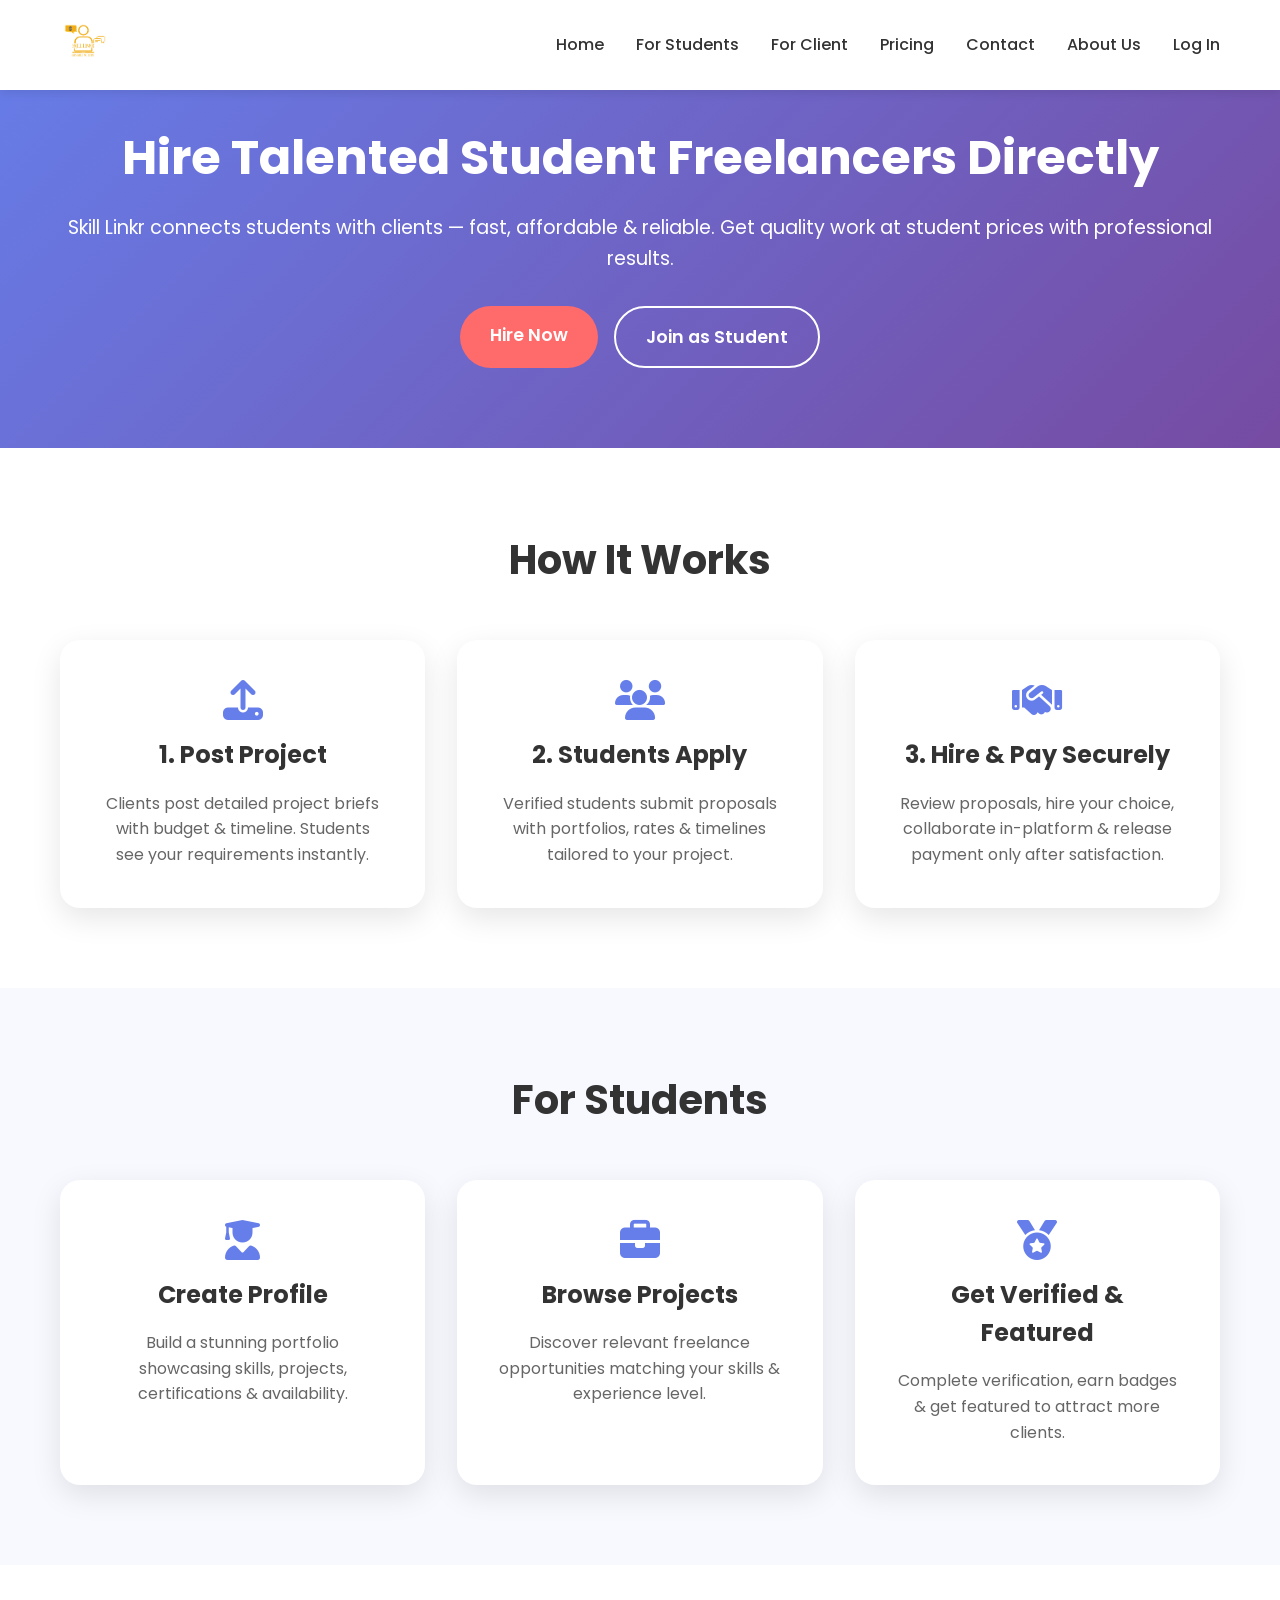
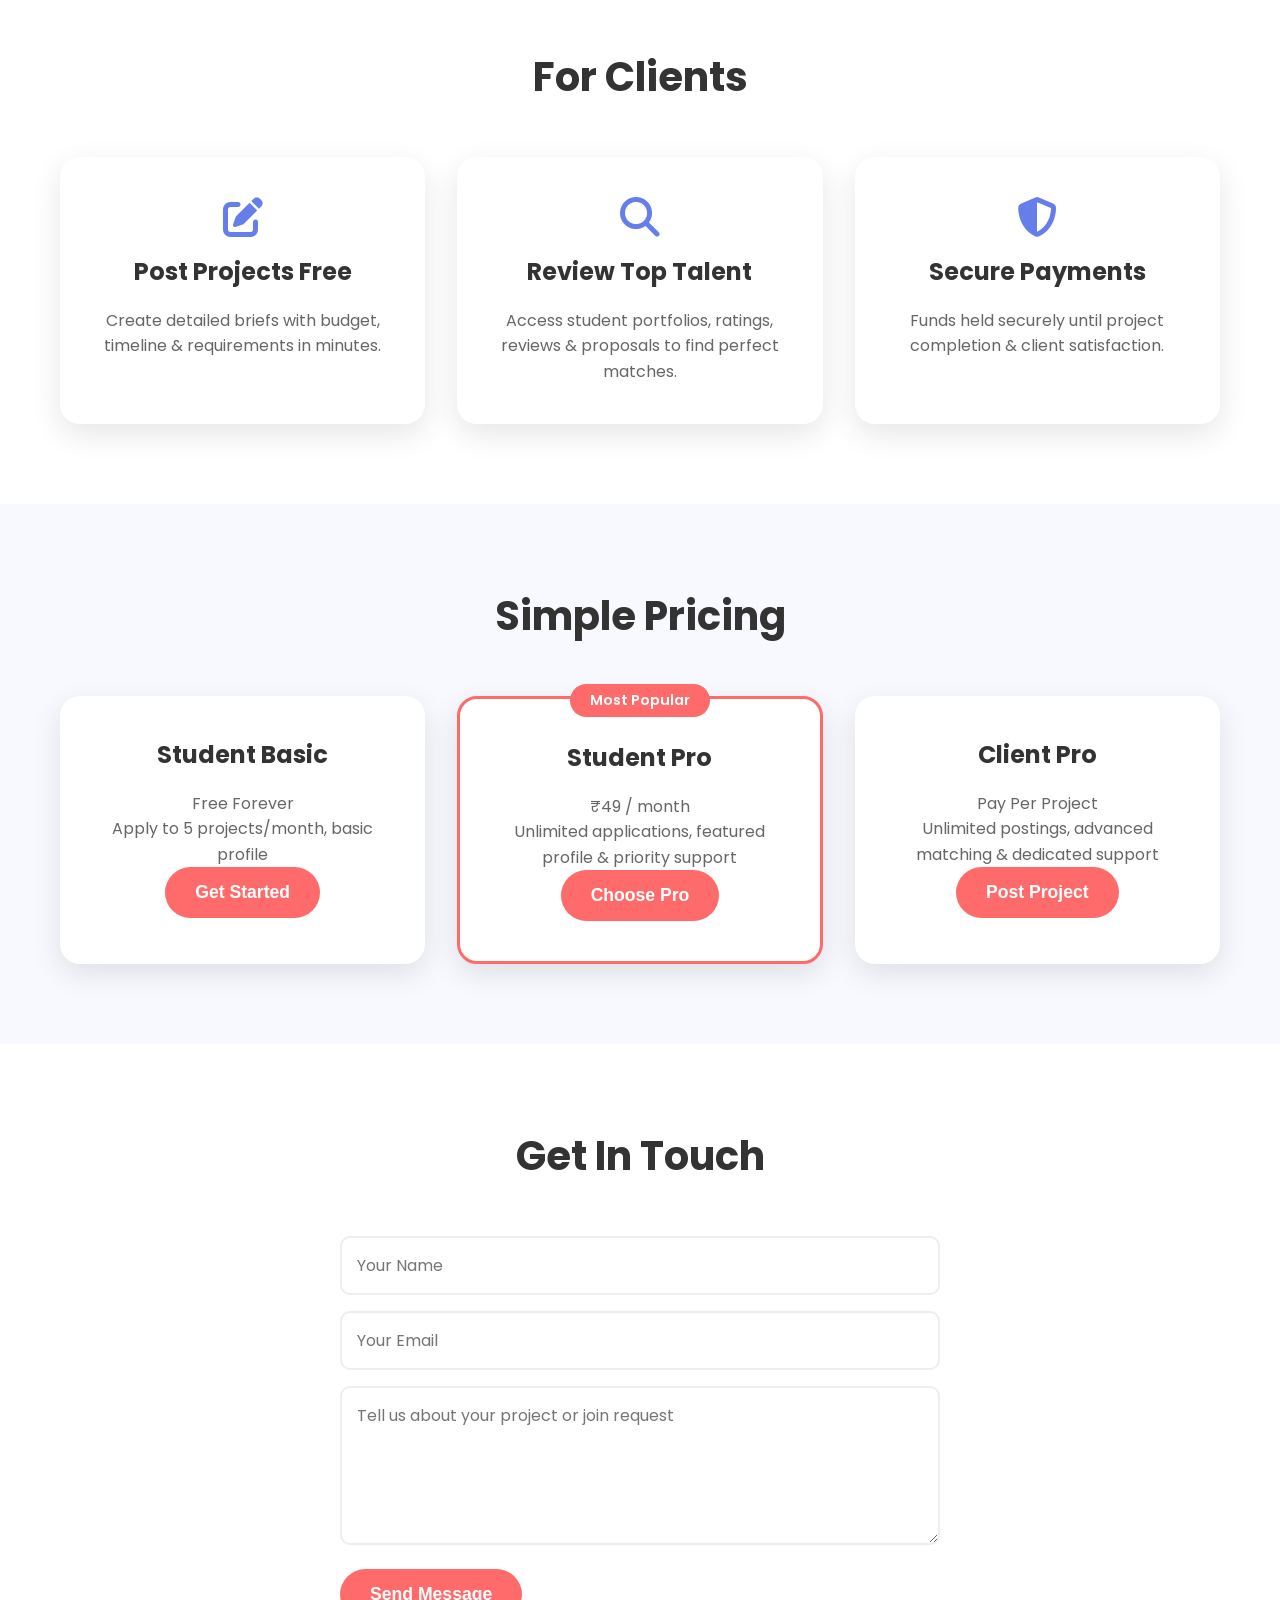
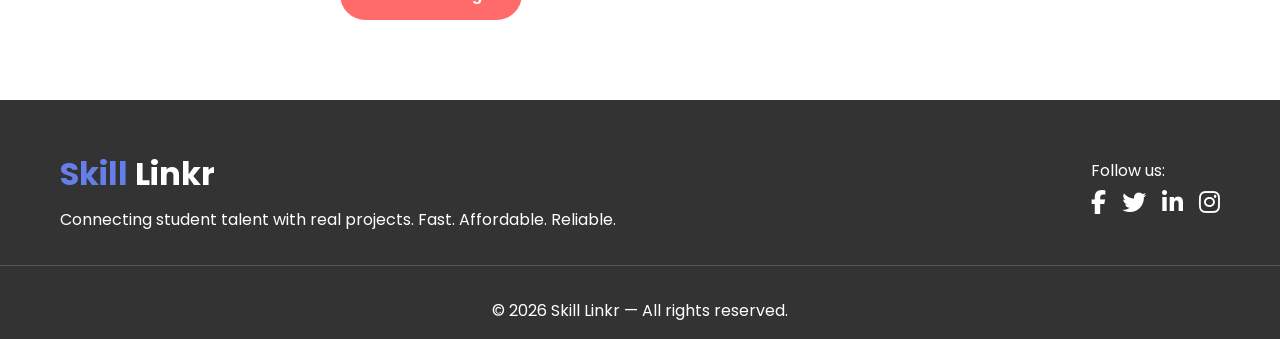
<file: index.html>
<!DOCTYPE html>
<html lang="en">
<head>
  <meta charset="UTF-8">
  <meta name="viewport" content="width=device-width, initial-scale=1.0">
  <title>Skill Linkr - Student Freelancer Platform</title>
  <meta name="description" content="Skill Linkr connects student freelancers directly with clients — fast, affordable and reliable.">
  <link href="https://fonts.googleapis.com/css2?family=Poppins:wght@400;500;600;700&display=swap" rel="stylesheet">
  <link rel="stylesheet" href="https://cdnjs.cloudflare.com/ajax/libs/font-awesome/6.4.0/css/all.min.css">
  <link rel="stylesheet" href="styles.css">
</head>
<body>
  <header>
    <div class="container">
      <div class="logo">
        <img src="_Skill Linkr Personal Logo (1).png" alt="Skill Linkr Logo">
      </div>
      <div class="menu-toggle"><i class="fas fa-bars"></i></div>
      <nav>
        <ul id="nav-menu">
          <li><a href="index.html">Home</a></li>
          <li><a href="for-students.html">For Students</a></li>
          <li><a href="for-client.html">For Client</a></li>
          <li><a href="pricing.html">Pricing</a></li>
          <li><a href="contact.html">Contact</a></li>
          <li><a href="about.html">About Us</a></li>
          <li><a href="login.html">Log In</a></li>
        </ul>
      </nav>
    </div>
  </header>

  <!-- Hero Section -->
  <section id="home" class="hero">
    <div class="container">
      <h2>Hire Talented Student Freelancers Directly</h2>
      <p>Skill Linkr connects students with clients — fast, affordable & reliable. Get quality work at student prices with professional results.</p>
      <div class="hero-buttons">
        <a href="#clients" class="btn-primary">Hire Now</a>
        <a href="#students" class="btn-secondary">Join as Student</a>
      </div>
    </div>
  </section>

  <!-- How It Works Section -->
  <section id="how">
    <div class="container">
      <h3>How It Works</h3>
      <div class="cards">
        <div class="card">
          <i class="fa fa-upload fa-2x"></i>
          <h4>1. Post Project</h4>
          <p>Clients post detailed project briefs with budget & timeline. Students see your requirements instantly.</p>
        </div>
        <div class="card">
          <i class="fa fa-users fa-2x"></i>
          <h4>2. Students Apply</h4>
          <p>Verified students submit proposals with portfolios, rates & timelines tailored to your project.</p>
        </div>
        <div class="card">
          <i class="fa fa-handshake fa-2x"></i>
          <h4>3. Hire & Pay Securely</h4>
          <p>Review proposals, hire your choice, collaborate in-platform & release payment only after satisfaction.</p>
        </div>
      </div>
    </div>
  </section>

  <!-- Students Section -->
  <section id="students" class="alt-bg">
    <div class="container">
      <h3>For Students</h3>
      <div class="cards">
        <div class="card">
          <i class="fa fa-user-graduate fa-2x"></i>
          <h4>Create Profile</h4>
          <p>Build a stunning portfolio showcasing skills, projects, certifications & availability.</p>
        </div>
        <div class="card">
          <i class="fa fa-briefcase fa-2x"></i>
          <h4>Browse Projects</h4>
          <p>Discover relevant freelance opportunities matching your skills & experience level.</p>
        </div>
        <div class="card">
          <i class="fa fa-medal fa-2x"></i>
          <h4>Get Verified & Featured</h4>
          <p>Complete verification, earn badges & get featured to attract more clients.</p>
        </div>
      </div>
    </div>
  </section>

  <!-- Clients Section -->
  <section id="clients">
    <div class="container">
      <h3>For Clients</h3>
      <div class="cards">
        <div class="card">
          <i class="fa fa-edit fa-2x"></i>
          <h4>Post Projects Free</h4>
          <p>Create detailed briefs with budget, timeline & requirements in minutes.</p>
        </div>
        <div class="card">
          <i class="fa fa-search fa-2x"></i>
          <h4>Review Top Talent</h4>
          <p>Access student portfolios, ratings, reviews & proposals to find perfect matches.</p>
        </div>
        <div class="card">
          <i class="fa fa-shield-alt fa-2x"></i>
          <h4>Secure Payments</h4>
          <p>Funds held securely until project completion & client satisfaction.</p>
        </div>
      </div>
    </div>
  </section>  

  <!-- Pricing Section -->
  <section id="pricing" class="alt-bg">
    <div class="container">
      <h3>Simple Pricing</h3>
      <div class="cards">
        <div class="card">
          <h4>Student Basic</h4>
          <p>Free Forever</p>
          <p>Apply to 5 projects/month, basic profile</p>
          <button class="btn-primary">Get Started</button>
        </div>
        <div class="card popular">
          <h4>Student Pro</h4>
          <p>₹49 / month</p>
          <p>Unlimited applications, featured profile & priority support</p>
          <button class="btn-primary">Choose Pro</button>
        </div>
        <div class="card">
          <h4>Client Pro</h4>
          <p>Pay Per Project</p>
          <p>Unlimited postings, advanced matching & dedicated support</p>
          <button class="btn-primary">Post Project</button>
        </div>
      </div>
    </div>
  </section>

  <!-- Contact Section -->
  <section id="contact">
    <div class="container">
      <h3>Get In Touch</h3>
      <form id="contactForm">
        <input type="text" placeholder="Your Name" required>
        <input type="email" placeholder="Your Email" required>
        <textarea placeholder="Tell us about your project or join request" rows="5" required></textarea>
        <button type="submit" class="btn-primary">Send Message</button>
      </form>
    </div>
  </section>

  <!-- Footer -->
  <footer>
    <div class="container footer-container">
      <div class="footer-left">
        <h4><span>Skill</span> Linkr</h4>
        <p>Connecting student talent with real projects. Fast. Affordable. Reliable.</p>
      </div>
      <div class="footer-right">
        <p>Follow us:</p>
        <div class="social-icons">
          <a href="#"><i class="fab fa-facebook-f"></i></a>
          <a href="#"><i class="fab fa-twitter"></i></a>
          <a href="#"><i class="fab fa-linkedin-in"></i></a>
          <a href="https://www.instagram.com/radheyvallabh8/" target="_blank">
            <i class="fab fa-instagram"></i>
          </a>
        </div>
      </div>
    </div>
    <div class="footer-bottom">
      <p>© 2026 Skill Linkr — All rights reserved.</p>
    </div>
  </footer>

  <script src="script1.js"></script>
</body>
</html>
</file>
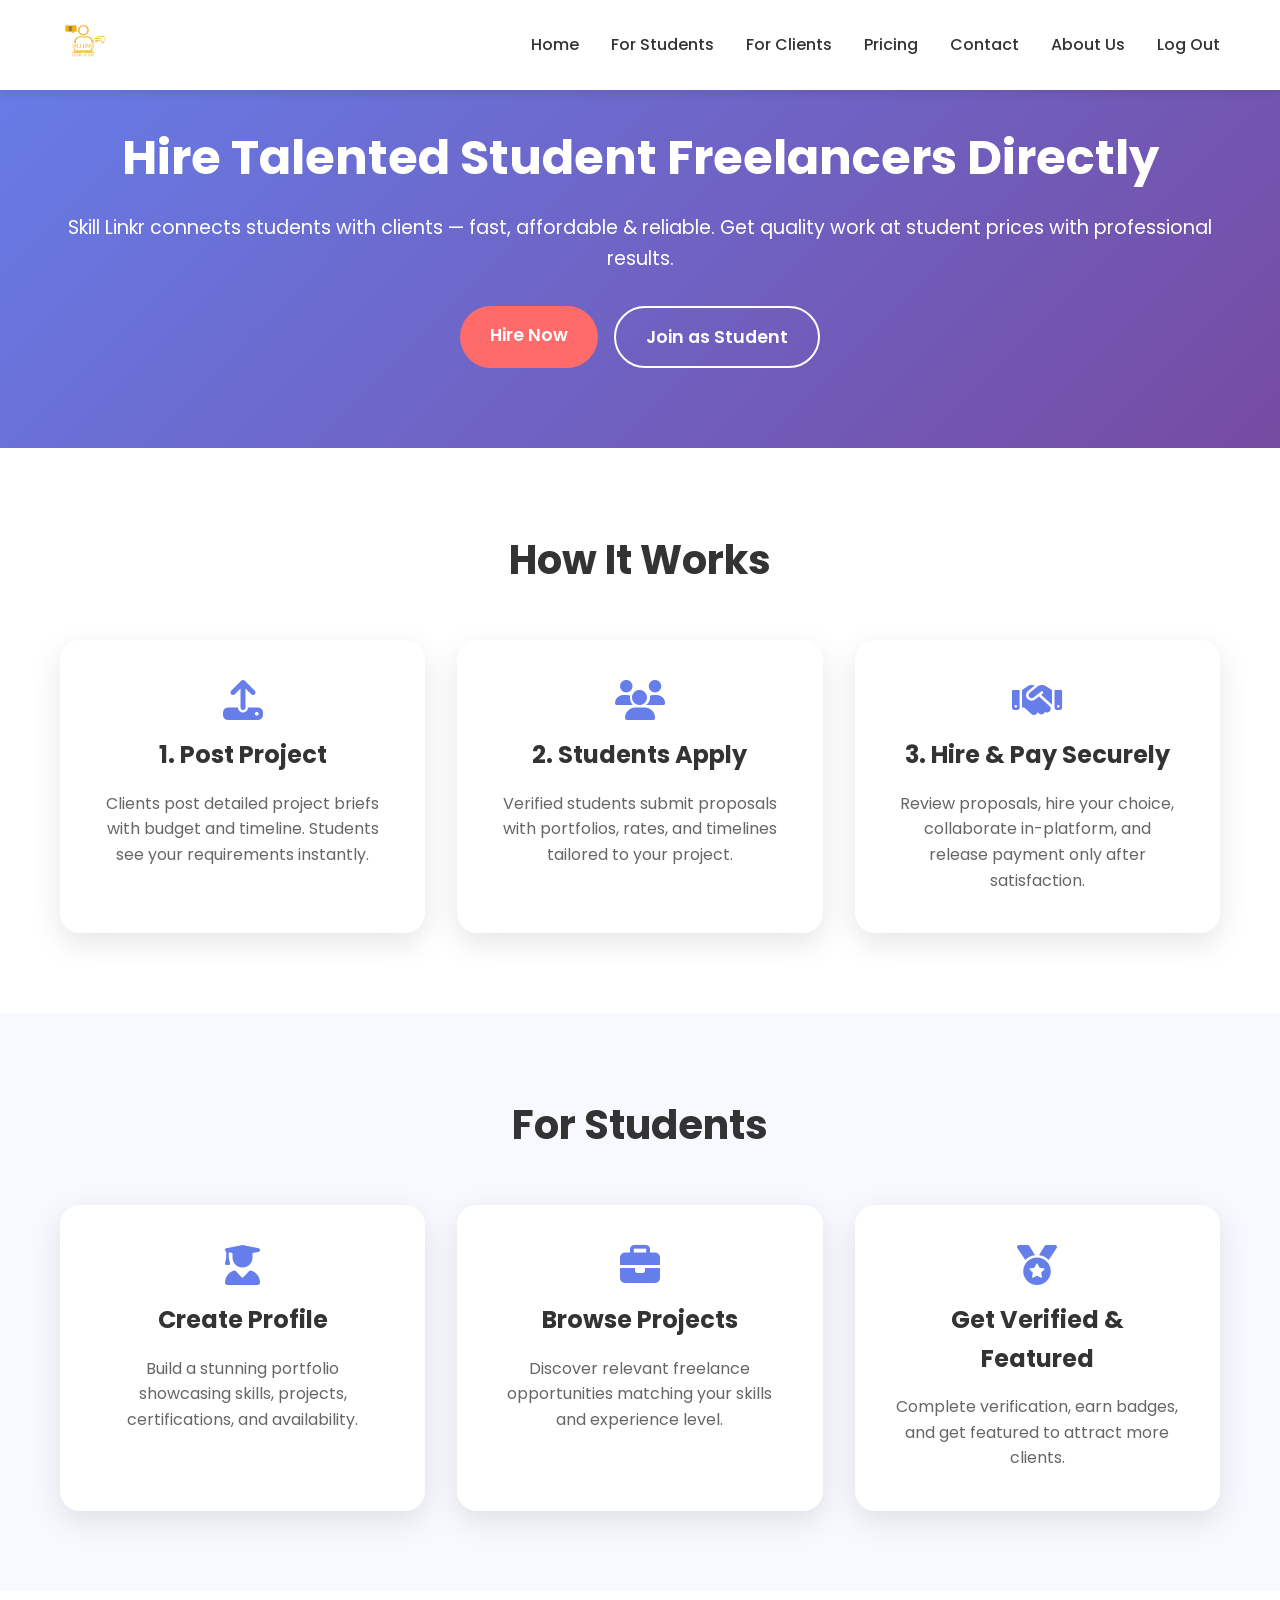
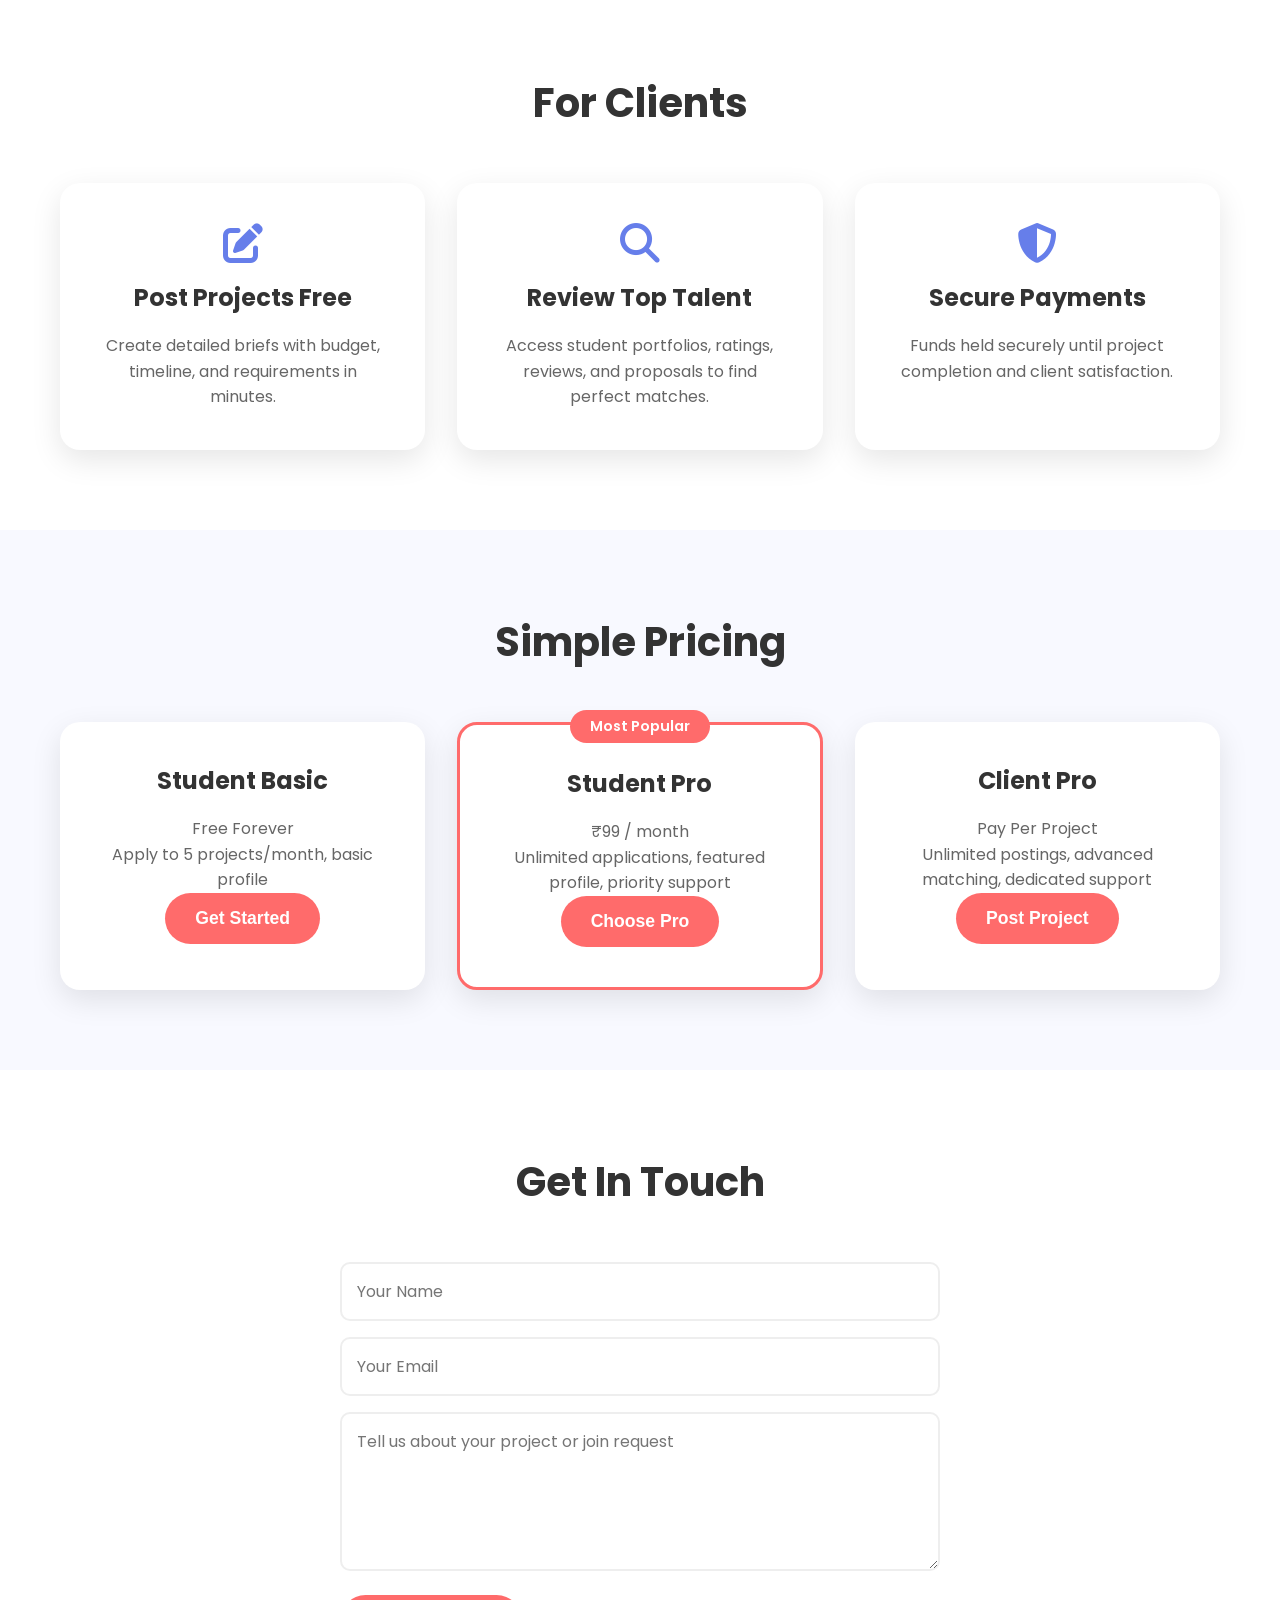
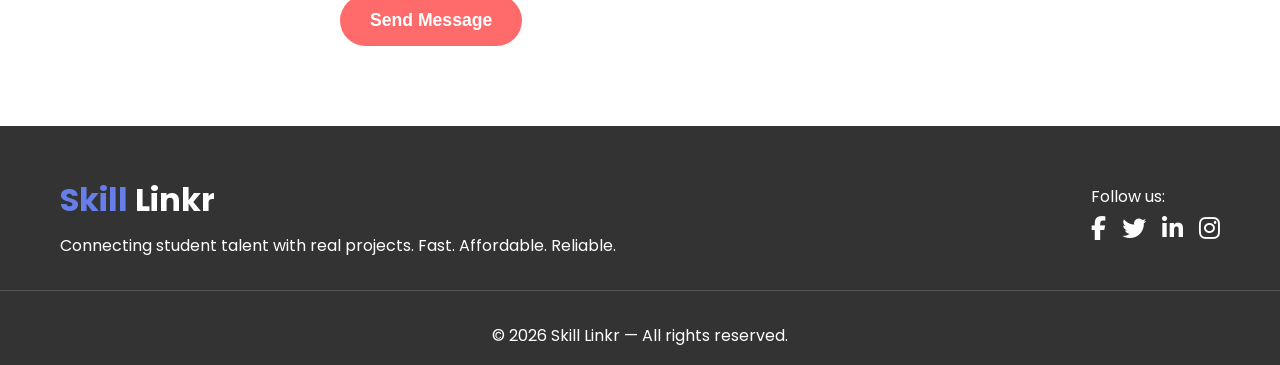
<file: dashboard.html>
<!DOCTYPE html>
<html lang="en">
<head>
  <meta charset="UTF-8">
  <meta name="viewport" content="width=device-width, initial-scale=1.0">
  <title>Skill Linkr - Student Freelancer Platform</title>
  <meta name="description" content="Skill Linkr connects student freelancers directly with clients — fast, affordable, and reliable.">
  <link href="https://fonts.googleapis.com/css2?family=Poppins:wght@400;500;600;700&display=swap" rel="stylesheet">
  <link rel="stylesheet" href="https://cdnjs.cloudflare.com/ajax/libs/font-awesome/6.4.0/css/all.min.css">
  <link rel="stylesheet" href="styles.css">
</head>
<body>
  <header>
    <div class="container">
      <div class="logo">
        <img src="_Skill Linkr Personal Logo (1).png" alt="Skill Linkr Logo">
      </div>
      <div class="menu-toggle"><i class="fas fa-bars"></i></div>
      <nav>
        <ul id="nav-menu">
          <li><a href="dashboard.html">Home</a></li>
          <li><a href="for-students.html">For Students</a></li>
          <li><a href="for-client.html">For Clients</a></li>
          <li><a href="pricing.html">Pricing</a></li>
          <li><a href="contact.html">Contact</a></li>
          <li><a href="about.html">About Us</a></li>
          <li><a href="index.html">Log Out</a></li>
        </ul>
      </nav>
    </div>
  </header>

  <!-- Hero Section -->
  <section id="home" class="hero">
    <div class="container">
      <h2>Hire Talented Student Freelancers Directly</h2>
      <p>Skill Linkr connects students with clients — fast, affordable & reliable. Get quality work at student prices with professional results.</p>
      <div class="hero-buttons">
        <a href="#clients" class="btn-primary">Hire Now</a>
        <a href="#students" class="btn-secondary">Join as Student</a>
      </div>
    </div>
  </section>

  <!-- How It Works Section -->
  <section id="how">
    <div class="container">
      <h3>How It Works</h3>
      <div class="cards">
        <div class="card">
          <i class="fa fa-upload fa-2x"></i>
          <h4>1. Post Project</h4>
          <p>Clients post detailed project briefs with budget and timeline. Students see your requirements instantly.</p>
        </div>
        <div class="card">
          <i class="fa fa-users fa-2x"></i>
          <h4>2. Students Apply</h4>
          <p>Verified students submit proposals with portfolios, rates, and timelines tailored to your project.</p>
        </div>
        <div class="card">
          <i class="fa fa-handshake fa-2x"></i>
          <h4>3. Hire & Pay Securely</h4>
          <p>Review proposals, hire your choice, collaborate in-platform, and release payment only after satisfaction.</p>
        </div>
      </div>
    </div>
  </section>

  <!-- Students Section -->
  <section id="students" class="alt-bg">
    <div class="container">
      <h3>For Students</h3>
      <div class="cards">
        <div class="card">
          <i class="fa fa-user-graduate fa-2x"></i>
          <h4>Create Profile</h4>
          <p>Build a stunning portfolio showcasing skills, projects, certifications, and availability.</p>
        </div>
        <div class="card">
          <i class="fa fa-briefcase fa-2x"></i>
          <h4>Browse Projects</h4>
          <p>Discover relevant freelance opportunities matching your skills and experience level.</p>
        </div>
        <div class="card">
          <i class="fa fa-medal fa-2x"></i>
          <h4>Get Verified & Featured</h4>
          <p>Complete verification, earn badges, and get featured to attract more clients.</p>
        </div>
      </div>
    </div>
  </section>

  <!-- Clients Section -->
  <section id="clients">
    <div class="container">
      <h3>For Clients</h3>
      <div class="cards">
        <div class="card">
          <i class="fa fa-edit fa-2x"></i>
          <h4>Post Projects Free</h4>
          <p>Create detailed briefs with budget, timeline, and requirements in minutes.</p>
        </div>
        <div class="card">
          <i class="fa fa-search fa-2x"></i>
          <h4>Review Top Talent</h4>
          <p>Access student portfolios, ratings, reviews, and proposals to find perfect matches.</p>
        </div>
        <div class="card">
          <i class="fa fa-shield-alt fa-2x"></i>
          <h4>Secure Payments</h4>
          <p>Funds held securely until project completion and client satisfaction.</p>
        </div>
      </div>
    </div>
  </section>  

  <!-- Pricing Section -->
  <section id="pricing" class="alt-bg">
    <div class="container">
      <h3>Simple Pricing</h3>
      <div class="cards">
        <div class="card">
          <h4>Student Basic</h4>
          <p>Free Forever</p>
          <p>Apply to 5 projects/month, basic profile</p>
          <button class="btn-primary">Get Started</button>
        </div>
        <div class="card popular">
          <h4>Student Pro</h4>
          <p>₹99 / month</p>
          <p>Unlimited applications, featured profile, priority support</p>
          <button class="btn-primary">Choose Pro</button>
        </div>
        <div class="card">
          <h4>Client Pro</h4>
          <p>Pay Per Project</p>
          <p>Unlimited postings, advanced matching, dedicated support</p>
          <button class="btn-primary">Post Project</button>
        </div>
      </div>
    </div>
  </section>

  <!-- Contact Section -->
  <section id="contact">
    <div class="container">
      <h3>Get In Touch</h3>
      <form id="contactForm">
        <input type="text" placeholder="Your Name" required>
        <input type="email" placeholder="Your Email" required>
        <textarea placeholder="Tell us about your project or join request" rows="5" required></textarea>
        <button type="submit" class="btn-primary">Send Message</button>
      </form>
    </div>
  </section>

  <!-- Footer -->
  <footer>
    <div class="container footer-container">
      <div class="footer-left">
        <h4><span>Skill</span> Linkr</h4>
        <p>Connecting student talent with real projects. Fast. Affordable. Reliable.</p>
      </div>
      <div class="footer-right">
        <p>Follow us:</p>
        <div class="social-icons">
          <a href="#"><i class="fab fa-facebook-f"></i></a>
          <a href="#"><i class="fab fa-twitter"></i></a>
          <a href="#"><i class="fab fa-linkedin-in"></i></a>
          <a href="https://www.instagram.com/radheyvallabh8/" target="_blank">
            <i class="fab fa-instagram"></i>
          </a>
        </div>
      </div>
    </div>
    <div class="footer-bottom">
      <p>© 2026 Skill Linkr — All rights reserved.</p>
    </div>
  </footer>

  <script src="script1.js"></script>
</body>
</html>
</file>
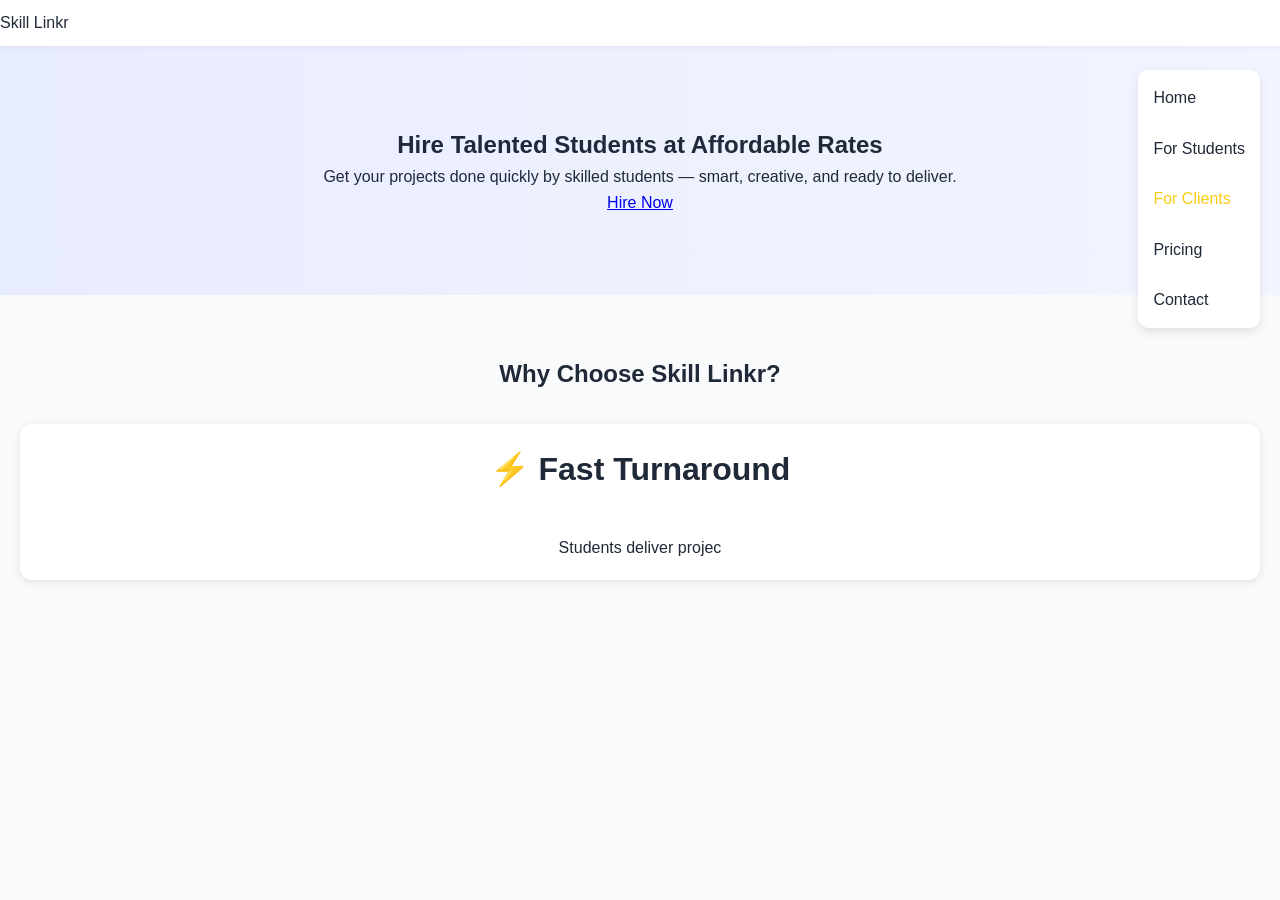
<file: for-clients.html>
<!DOCTYPE html>
<html lang="en">
<head>
  <meta charset="UTF-8" />
  <meta name="viewport" content="width=device-width, initial-scale=1.0" />
  <title>For Clients | Skill Linkr</title>
  <link rel="stylesheet" href="style.css" />
</head>
<body>
  <!-- Navbar (same as other pages) -->
  <header>
    <nav class="navbar">
      <div class="logo"><span class="blue">Skill</span> Linkr</div>
      <ul class="nav-links">
        <li><a href="index.html">Home</a></li>
        <li><a href="for-students.html">For Students</a></li>
        <li><a href="for-clients.html" class="active">For Clients</a></li>
        <li><a href="pricing.html">Pricing</a></li>
        <li><a href="contact.html">Contact</a></li>
      </ul>
    </nav>
  </header>

  <!-- Hero Section -->
  <section class="hero-clients">
    <h1>Hire Talented Students at Affordable Rates</h1>
    <p>Get your projects done quickly by skilled students — smart, creative, and ready to deliver.</p>
    <a href="contact.html" class="btn">Hire Now</a>
  </section>

  <!-- Why Choose Section -->
  <section class="why-clients">
    <h2>Why Choose Skill Linkr?</h2>
    <div class="benefit-grid">
      <div class="card">
        <h3>⚡ Fast Turnaround</h3>
        <p>Students deliver projec
</file>
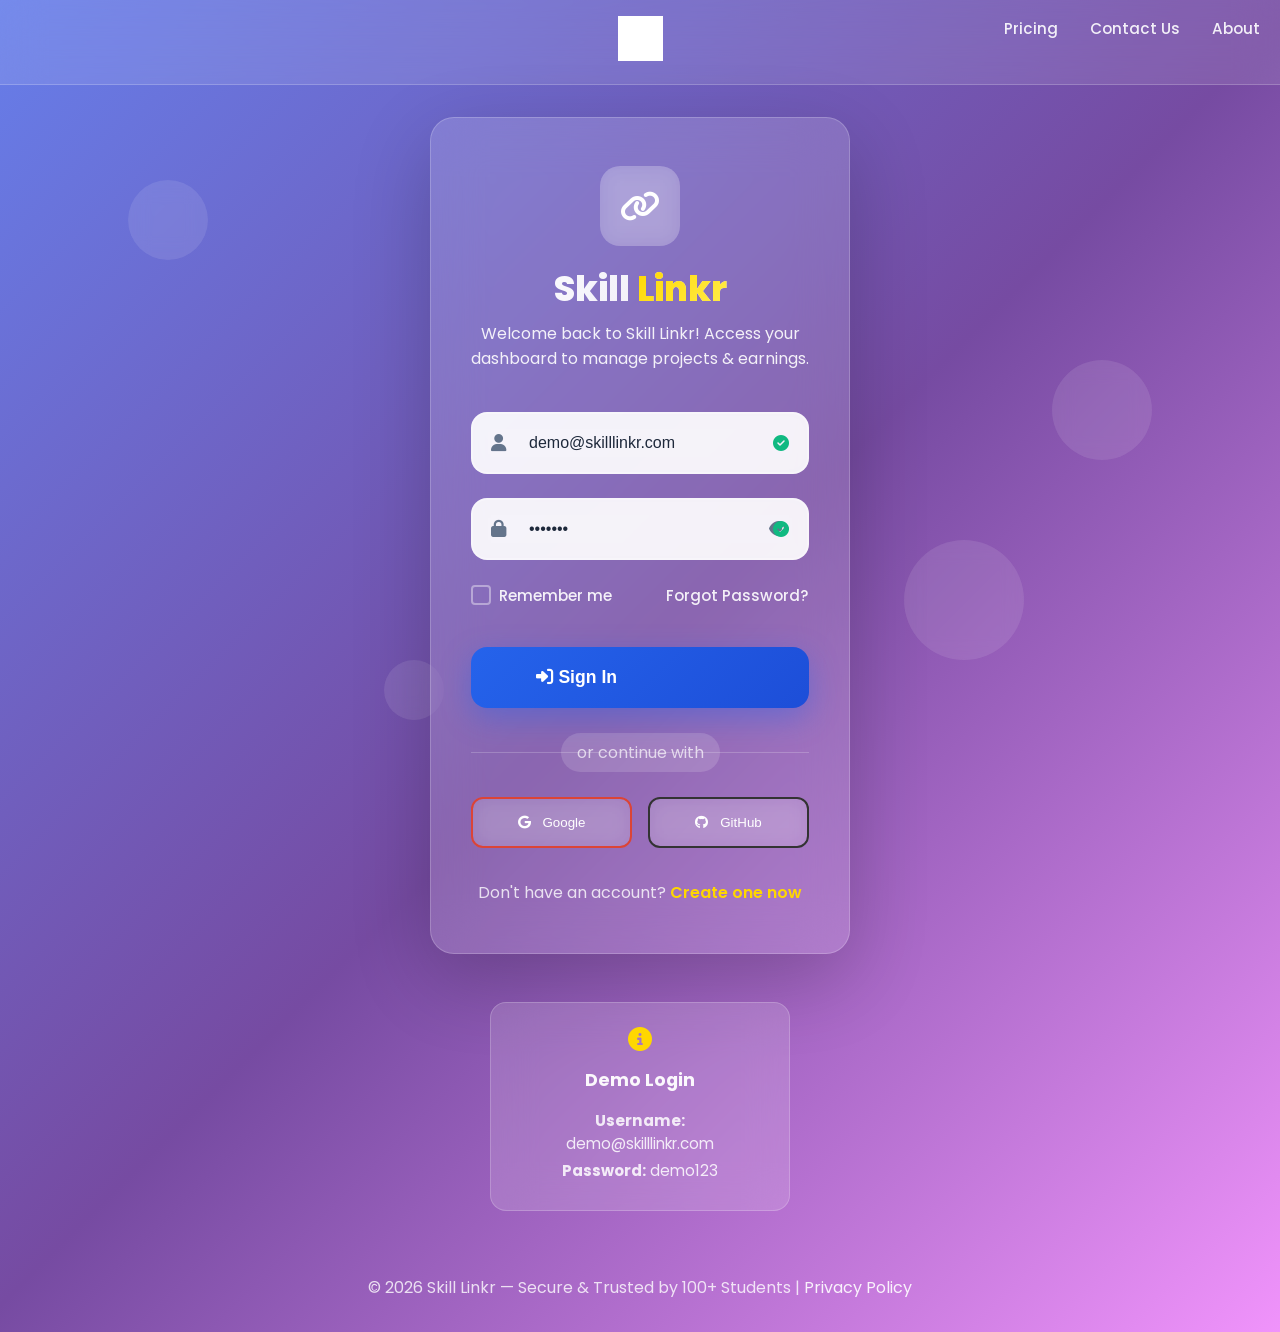
<file: login.html>
<!DOCTYPE html>
<html lang="en">
<head>
    <meta charset="UTF-8">
    <meta name="viewport" content="width=device-width, initial-scale=1.0">
    <title>Login | Skill Linkr - Student Freelance Platform</title>
    <meta name="description" content="Secure login to Skill Linkr. Access student freelance opportunities & client projects.">
    <link href="https://fonts.googleapis.com/css2?family=Poppins:wght@300;400;500;600;700;800&display=swap" rel="stylesheet">
    <link rel="stylesheet" href="https://cdnjs.cloudflare.com/ajax/libs/font-awesome/6.4.0/css/all.min.css">
    <link rel="stylesheet" href="login-style.css">
</head>
<body class="login-body">
  <!-- Background Animation -->
  <div class="background-animation">
    <div class="floating-shapes">
      <div class="shape shape-1"></div>
      <div class="shape shape-2"></div>
      <div class="shape shape-3"></div>
      <div class="shape shape-4"></div>
    </div>
  </div>

  <!-- Header -->
  <header class="header login-header">
    <div class="container">
      <div class="logo">
        <img src="_Skill Linkr Personal Logo (1).png" alt="Skill Linkr Logo">
      </div>
      <nav class="nav">
        <ul>
          <li><a href="pricings.html">Pricing</a></li>
          <li><a href="contactme.html">Contact Us</a></li>
          <li><a href="aboutus.html">About</a></li>
        </ul>
      </nav>
    </div>
  </header>

  <!-- Main Login Container -->
  <main class="login-main">
    <div class="login-container">
      <!-- Brand Section -->
      <div class="login-brand">
        <div class="brand-icon">
          <i class="fas fa-link"></i>
        </div>
        <h1>Skill <span>Linkr</span></h1>
        <p>Welcome back to Skill Linkr! Access your dashboard to manage projects & earnings.</p>
      </div>

      <!-- Login Form -->
      <form id="loginForm" class="login-form">
        <div class="form-group">
          <div class="input-wrapper">
            <i class="fas fa-user input-icon"></i>
            <input type="text" id="username" name="username" placeholder="Username or Email" required autocomplete="username">
            <i class="fas fa-check-circle input-success"></i>
          </div>
        </div>

        <div class="form-group">
          <div class="input-wrapper">
            <i class="fas fa-lock input-icon"></i>
            <input type="password" id="password" name="password" placeholder="Password" required autocomplete="current-password">
            <i class="fas fa-eye toggle-password"></i>
            <i class="fas fa-check-circle input-success"></i>
          </div>
        </div>

        <div class="form-options">
          <label class="remember-me">
            <input type="checkbox" id="remember">
            <span class="checkmark"></span>
            Remember me
          </label>
          <a href="#" class="forgot-password">Forgot Password?</a>
        </div>

        <button type="submit" class="login-btn">
          <span class="btn-text">
            <i class="fas fa-sign-in-alt"></i>
            Sign In
          </span>
          <span class="btn-loading">
            <i class="fas fa-spinner fa-spin"></i>
            Signing in...
          </span>
        </button>
      </form>

      <!-- Divider -->
      <div class="divider">
        <span>or continue with</span>
      </div>

      <!-- Social Login -->
      <div class="social-login">
        <button type="button" class="social-btn google">
          <i class="fab fa-google"></i>
          Google
        </button>
        <button type="button" class="social-btn github">
          <i class="fab fa-github"></i>
          GitHub
        </button>
      </div>

      <!-- Register Link -->
      <div class="register-link">
        <p>Don't have an account? <a href="register.html">Create one now</a></p>
      </div>
    </div>

    <!-- Demo Credentials -->
    <div class="demo-info">
      <div class="demo-card">
        <i class="fas fa-info-circle"></i>
        <h4>Demo Login</h4>
        <p><strong>Username:</strong> demo@skilllinkr.com</p>
        <p><strong>Password:</strong> demo123</p>
      </div>
    </div>
  </main>

  <!-- Footer -->
  <footer class="login-footer">
    <div class="container">
      <p>© 2026 Skill Linkr — Secure & Trusted by 100+ Students | <a href="privacy.html">Privacy Policy</a></p>
    </div>
  </footer>

  <script src="login-script.js"></script>
</body>
</html>
</file>
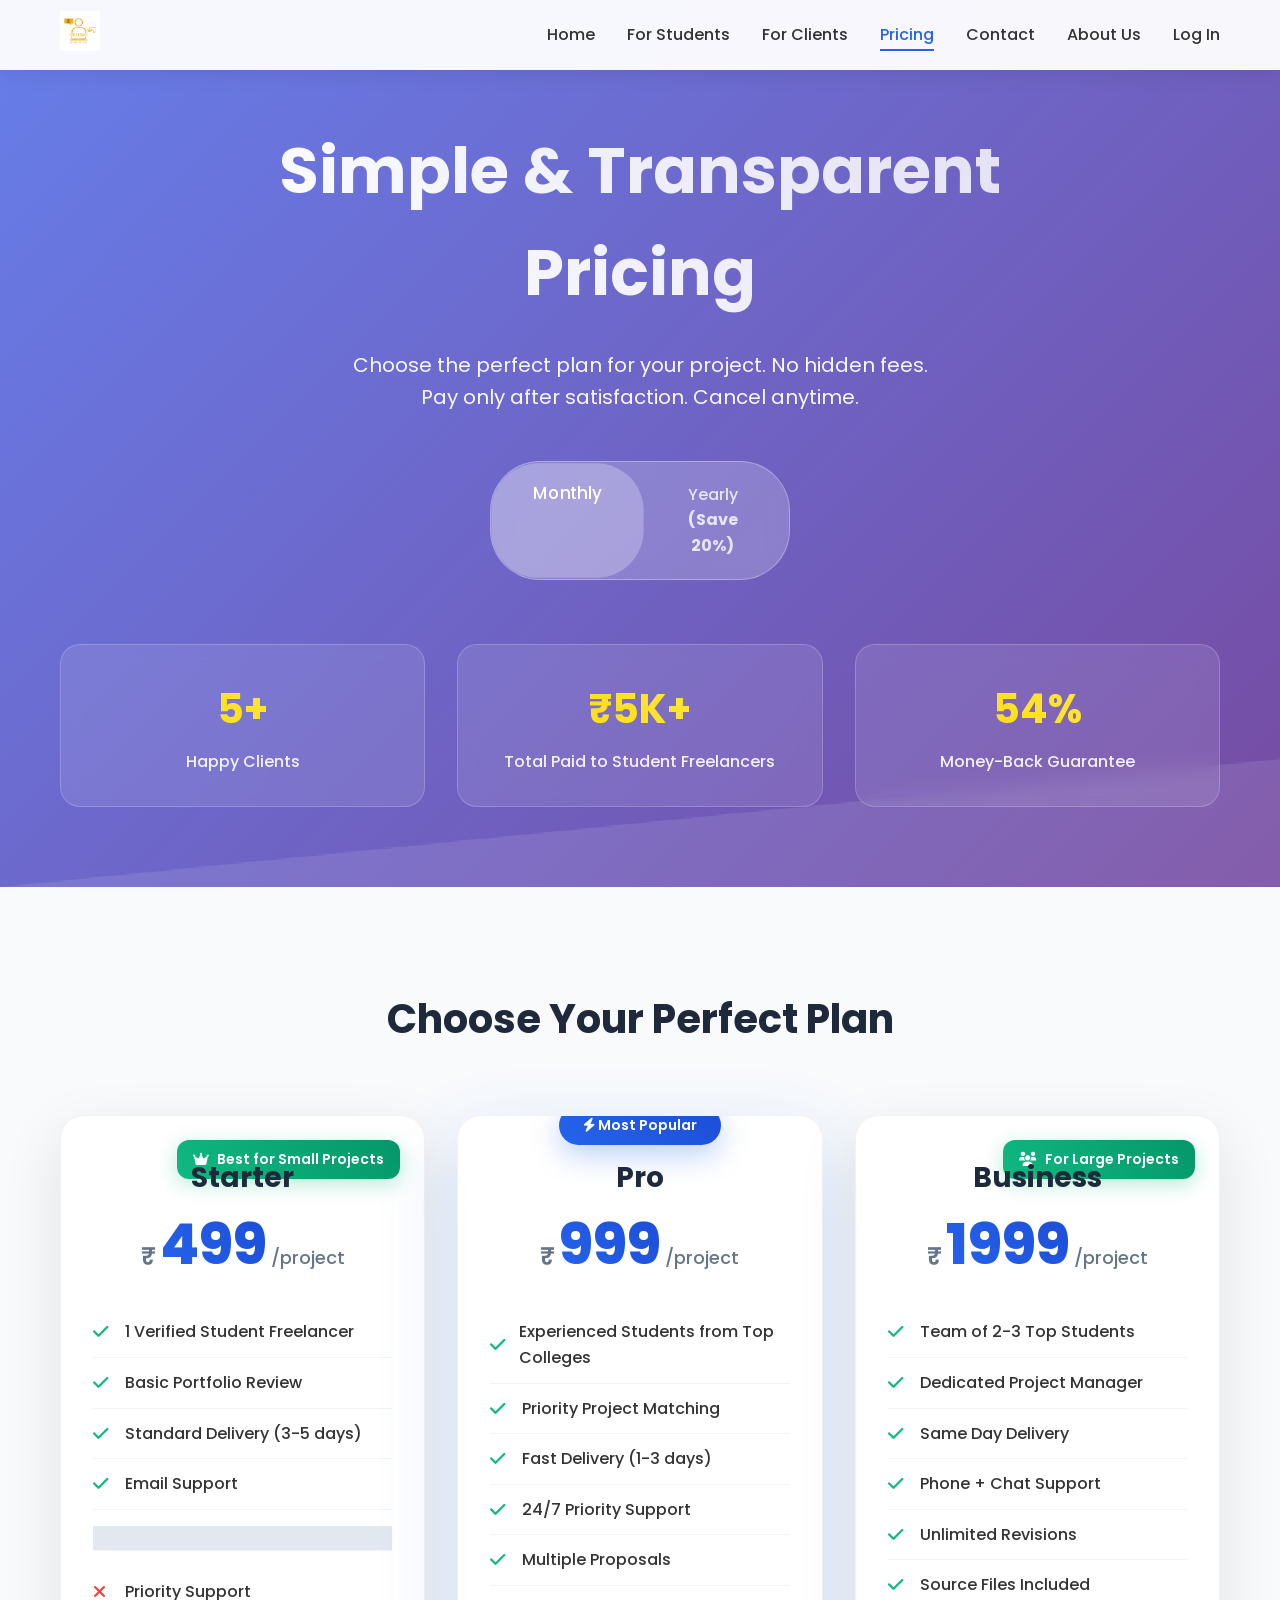
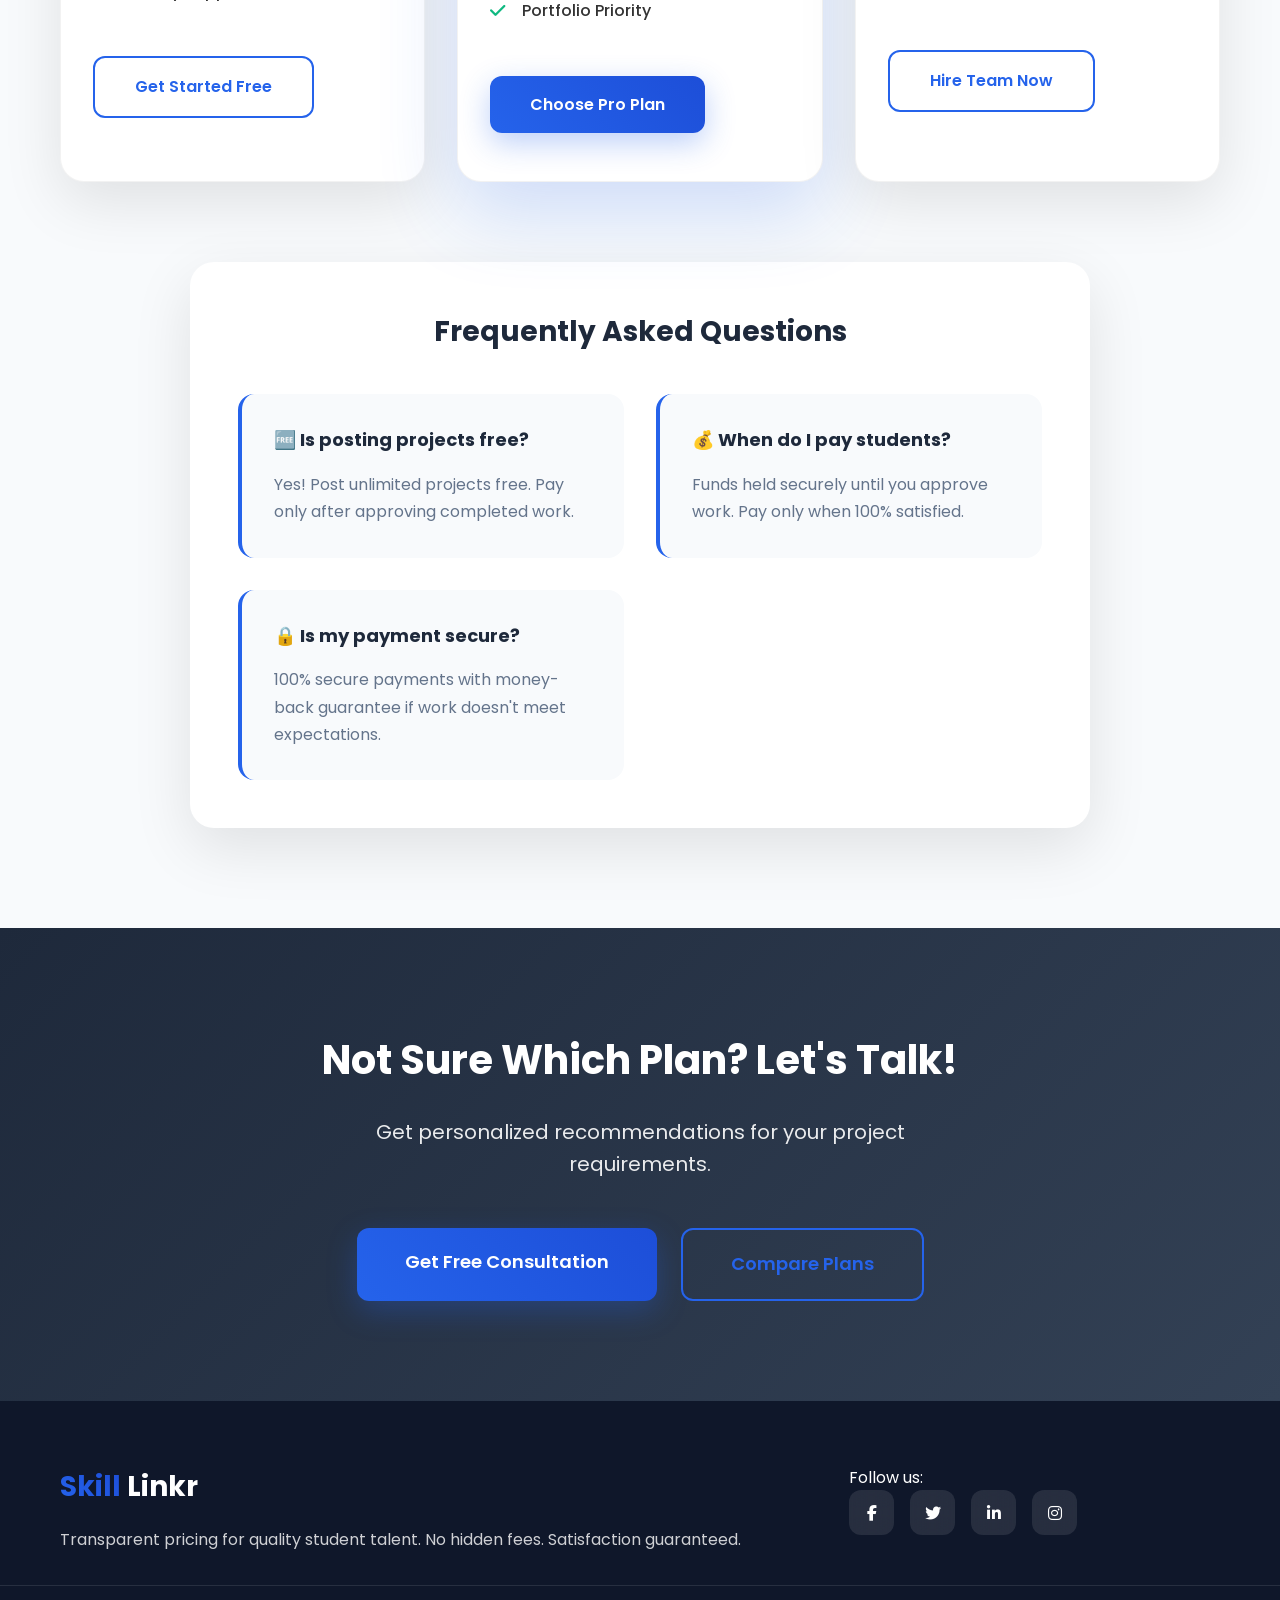
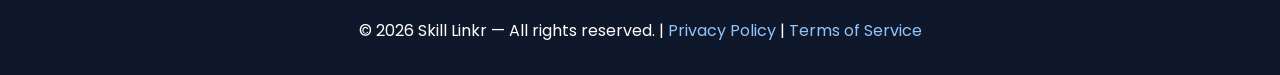
<file: pricing.html>
<!DOCTYPE html>
<html lang="en">
<head>
  <meta charset="UTF-8">
  <meta name="viewport" content="width=device-width, initial-scale=1.0">
  <title> Pricing | Skill Linkr</title>
  <meta name="description" content="Affordable pricing for student freelancers. Starter ₹999, Pro ₹1999, Business ₹2999. No hidden fees.">
  <link href="https://fonts.googleapis.com/css2?family=Poppins:wght@400;500;600;700&display=swap" rel="stylesheet">
  <link rel="stylesheet" href="https://cdnjs.cloudflare.com/ajax/libs/font-awesome/6.4.0/css/all.min.css">
  <link rel="stylesheet" href="stylepricing.css">
</head>
<body>
  <!-- Header -->
  <header>
    <div class="container">
      <div class="logo">
        <img src="_Skill Linkr Personal Logo (1).png" alt="Skill Linkr Logo">
      </div>
      <div class="menu-toggle"><i class="fas fa-bars"></i></div>
      <nav>
        <ul id="nav-menu">
          <li><a href="index.html">Home</a></li>
          <li><a href="for-students.html">For Students</a></li>
          <li><a href="for-client.html">For Clients</a></li>
          <li><a href="pricing.html" class="active">Pricing</a></li>
          <li><a href="contact.html">Contact</a></li>
          <li><a href="about.html">About Us</a></li>
          <li><a href="login.html">Log In</a></li>
        </ul>
      </nav>
    </div>
  </header>

  <!-- Hero Section -->
  <section id="hero" class="hero-pricing">
    <div class="container">
      <div class="hero-content">
        <h1>Simple & Transparent Pricing</h1>
        <p class="hero-subtitle">Choose the perfect plan for your project. No hidden fees. Pay only after satisfaction. Cancel anytime.</p>
        <div class="pricing-switcher">
          <div class="switcher-option active" data-plan="monthly">
            <span>Monthly</span>
          </div>
          <div class="switcher-option" data-plan="yearly">
            <span>Yearly <strong>(Save 20%)</strong></span>
          </div>
        </div>
      </div>
      <div class="hero-stats">
        <div class="stat">
          <h3>10+</h3>
          <p>Happy Clients</p>
        </div>
        <div class="stat">
          <h3>₹10K+</h3>
          <p>Total Paid to Student Freelancers</p>
        </div>
        <div class="stat">
          <h3>100%</h3>
          <p>Money-Back Guarantee</p>
        </div>
      </div>
    </div>
  </section>

  <!-- Pricing Cards -->
  <section id="pricing" class="pricing-section">
    <div class="container">
      <h2 class="section-title">Choose Your Perfect Plan</h2>
      <div class="pricing-container">
        <!-- Starter Plan -->
        <div class="pricing-card starter monthly-pricing" data-price="499">
          <div class="card-badge">
            <i class="fas fa-crown"></i>
            Best for Small Projects
          </div>
          <div class="card-header">
            <h3>Starter</h3>
            <div class="price">
              <span class="currency">₹</span>
              <span class="amount" data-monthly="499" data-yearly="399">499</span>
              <span class="period">/project</span>
            </div>
            <div class="discount-badge yearly-only">
              <span>Save ₹100/yearly</span>
            </div>
          </div>
          <ul class="features-list">
            <li><i class="fas fa-check"></i> 1 Verified Student Freelancer</li>
            <li><i class="fas fa-check"></i> Basic Portfolio Review</li>
            <li><i class="fas fa-check"></i> Standard Delivery (3-5 days)</li>
            <li><i class="fas fa-check"></i> Email Support</li>
            <li class="divider"></li>
            <li><i class="fas fa-times"></i> Priority Support</li>
          </ul>
          <a href="#contact" class="btn btn-secondary">Get Started Free</a>
        </div>

        <!-- Pro Plan (Popular) -->
        <div class="pricing-card pro monthly-pricing popular" data-price="999">
          <div class="popular-badge">
            <i class="fas fa-bolt"></i>
            <span>Most Popular</span>
          </div>
          <div class="card-header">
            <h3>Pro</h3>
            <div class="price">
              <span class="currency">₹</span>
              <span class="amount" data-monthly="999" data-yearly="799">999</span>
              <span class="period">/project</span>
            </div>
            <div class="discount-badge yearly-only">
              <span>Save ₹200/yearly</span>
            </div>
          </div>
          <ul class="features-list">
            <li><i class="fas fa-check"></i> Experienced Students from Top Colleges </li>
            <li><i class="fas fa-check"></i> Priority Project Matching</li>
            <li><i class="fas fa-check"></i> Fast Delivery (1-3 days)</li>
            <li><i class="fas fa-check"></i> 24/7 Priority Support</li>
            <li><i class="fas fa-check"></i> Multiple Proposals</li>
            <li><i class="fas fa-check"></i> Portfolio Priority</li>
          </ul>
          <a href="#contact" class="btn btn-primary">Choose Pro Plan</a>
        </div>

        <!-- Business Plan -->
        <div class="pricing-card business monthly-pricing" data-price="1999">
          <div class="card-badge">
            <i class="fas fa-users"></i>
            For Large Projects
          </div>
          <div class="card-header">
            <h3>Business</h3>
            <div class="price">
              <span class="currency">₹</span>
              <span class="amount" data-monthly="1999" data-yearly="1599">1999</span>
              <span class="period">/project</span>
            </div>
            <div class="discount-badge yearly-only">
              <span>Save ₹400/yearly</span>
            </div>
          </div>
          <ul class="features-list">
            <li><i class="fas fa-check"></i> Team of 2-3 Top Students</li>
            <li><i class="fas fa-check"></i> Dedicated Project Manager</li>
            <li><i class="fas fa-check"></i> Same Day Delivery</li>
            <li><i class="fas fa-check"></i> Phone + Chat Support</li>
            <li><i class="fas fa-check"></i> Unlimited Revisions</li>
            <li><i class="fas fa-check"></i> Source Files Included</li>
          </ul>
          <a href="#contact" class="btn btn-secondary">Hire Team Now</a>
        </div>
      </div>
      
      <!-- Pricing FAQ -->
      <div class="pricing-faq">
        <h3>Frequently Asked Questions</h3>
        <div class="faq-grid">
          <div class="faq-item">
            <h4>🆓 Is posting projects free?</h4>
            <p>Yes! Post unlimited projects free. Pay only after approving completed work.</p>
          </div>
          <div class="faq-item">
            <h4>💰 When do I pay students?</h4>
            <p>Funds held securely until you approve work. Pay only when 100% satisfied.</p>
          </div>
          <div class="faq-item">
            <h4>🔒 Is my payment secure?</h4>
            <p>100% secure payments with money-back guarantee if work doesn't meet expectations.</p>
          </div>
        </div>
      </div>
    </div>
  </section>

  <!-- CTA Section -->
  <section id="contact" class="cta-pricing">
    <div class="container">
      <h2>Not Sure Which Plan? Let's Talk!</h2>
      <p>Get personalized recommendations for your project requirements.</p>
      <div class="cta-buttons">
        <a href="contact.html" class="btn btn-primary btn-large">Get Free Consultation</a>
        <a href="#pricing" class="btn btn-secondary btn-large">Compare Plans</a>
      </div>
    </div>
  </section>

  <!-- Footer -->
  <footer>
    <div class="container footer-container">
      <div class="footer-left">
        <h4><span>Skill</span> Linkr</h4>
        <p>Transparent pricing for quality student talent. No hidden fees. Satisfaction guaranteed.</p>
      </div>
      <div class="footer-right">
        <p>Follow us:</p>
        <div class="social-icons">
          <a href="#"><i class="fab fa-facebook-f"></i></a>
          <a href="#"><i class="fab fa-twitter"></i></a>
          <a href="#"><i class="fab fa-linkedin-in"></i></a>
          <a href="https://www.instagram.com/radheyvallabh8/" target="_blank"><i class="fab fa-instagram"></i></a>
        </div>
      </div>
    </div>
    <div class="footer-bottom">
      <p>© 2026 Skill Linkr — All rights reserved. | <a href="#">Privacy Policy</a> | <a href="#">Terms of Service</a></p>
    </div>
  </footer>

  <script src="scriptpricing.js"></script>
</body>
</html>
</file>
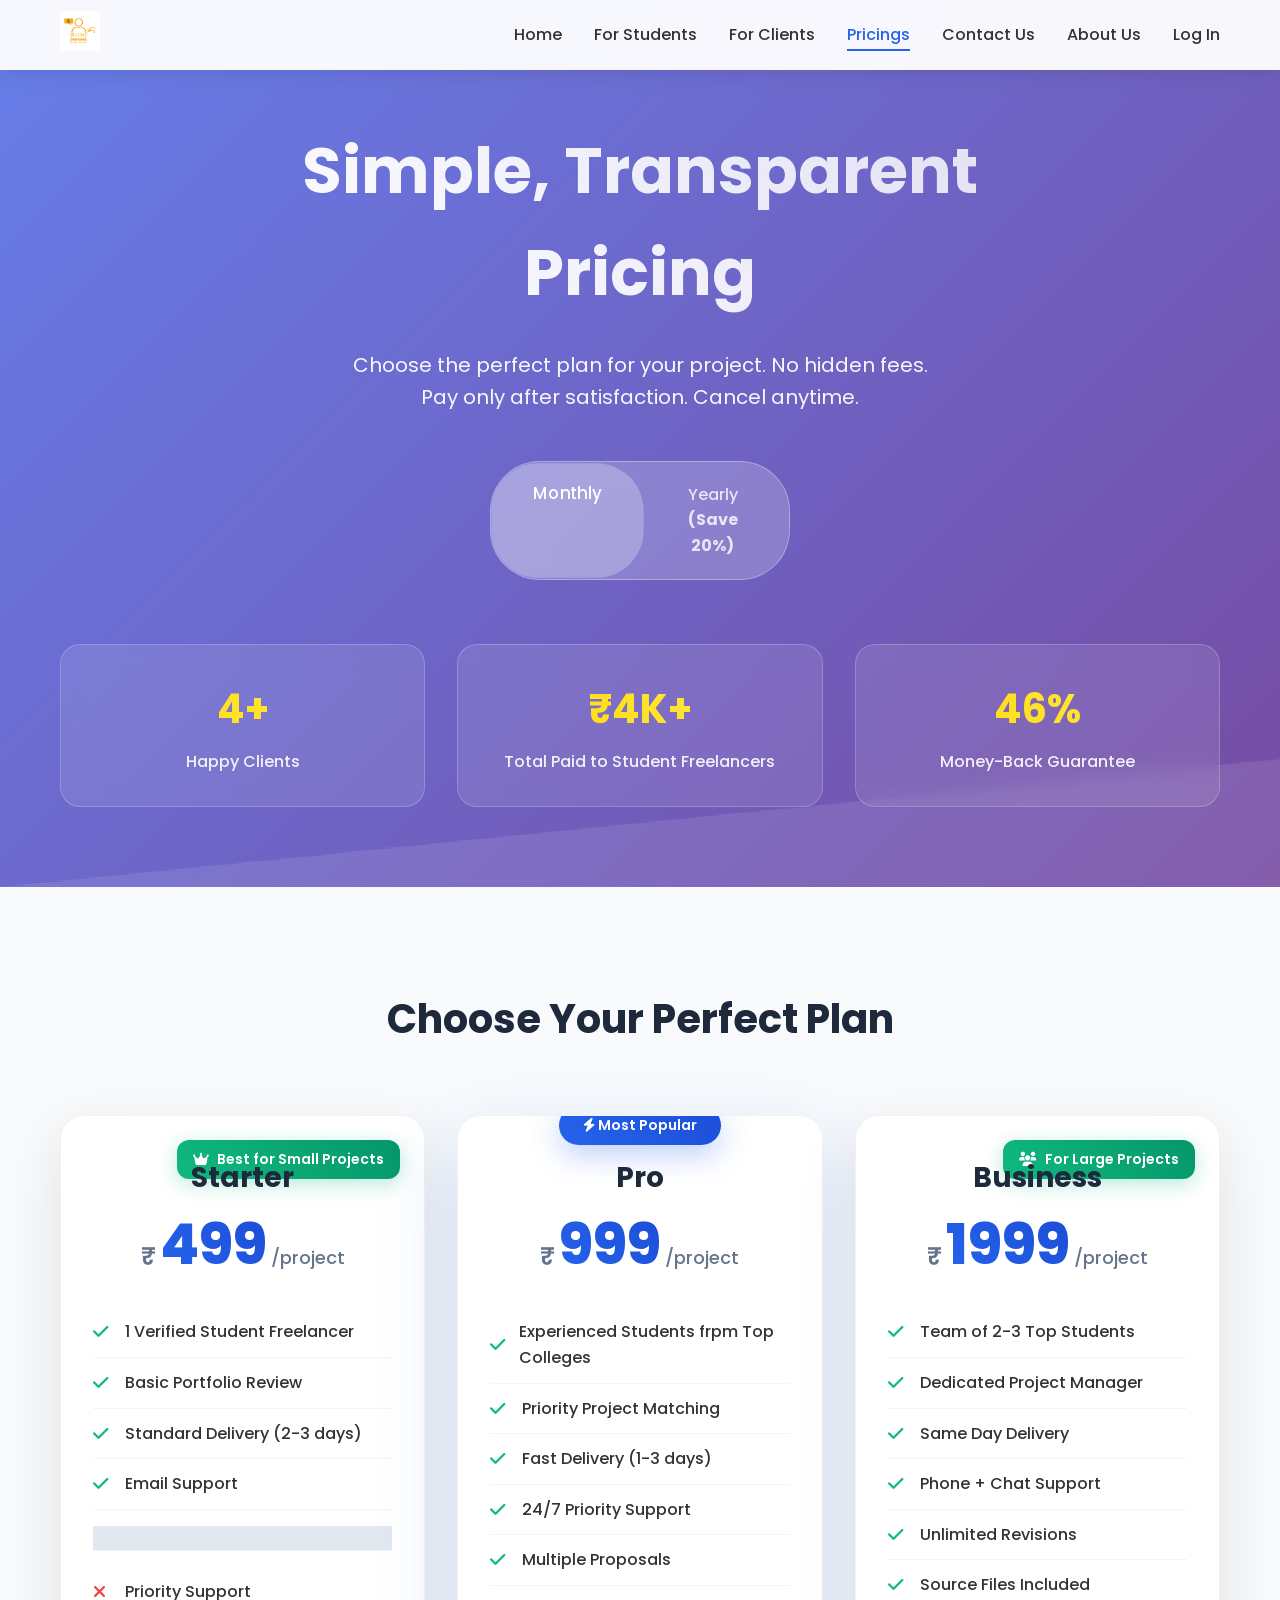
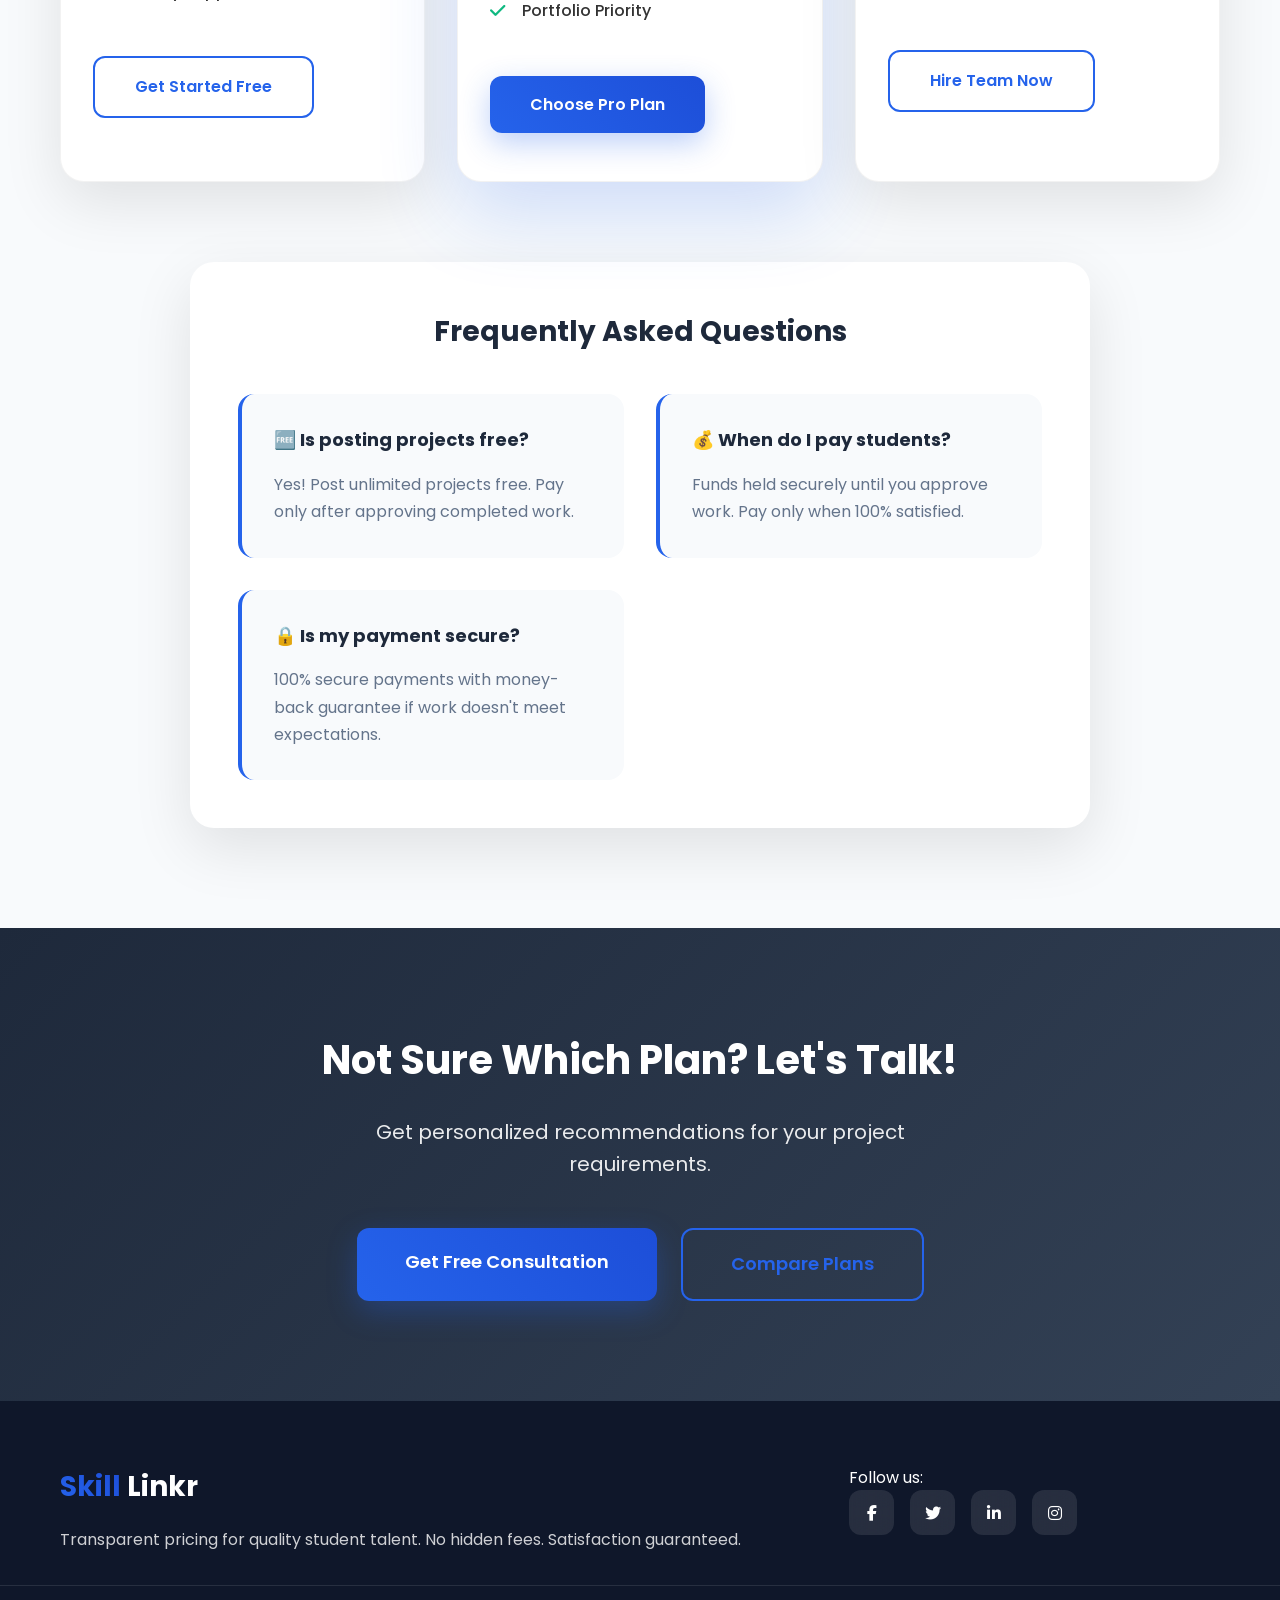
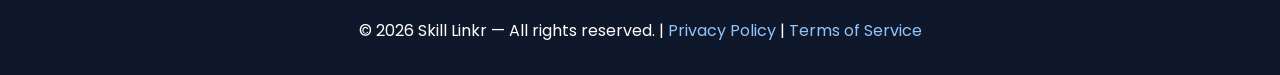
<file: pricings.html>
<!DOCTYPE html>
<html lang="en">
<head>
  <meta charset="UTF-8">
  <meta name="viewport" content="width=device-width, initial-scale=1.0">
  <title> Pricing | Skill Linkr</title>
  <meta name="description" content="Affordable pricing for student freelancers. Starter ₹499, Pro ₹999, Business ₹1999. No hidden fees.">
  <link href="https://fonts.googleapis.com/css2?family=Poppins:wght@400;500;600;700&display=swap" rel="stylesheet">
  <link rel="stylesheet" href="https://cdnjs.cloudflare.com/ajax/libs/font-awesome/6.4.0/css/all.min.css">
  <link rel="stylesheet" href="stylepricing.css">
</head>
<body>
  <!-- Header -->
  <header>
    <div class="container">
      <div class="logo">
        <img src="_Skill Linkr Personal Logo (1).png" alt="Skill Linkr Logo">
      </div>
      <div class="menu-toggle"><i class="fas fa-bars"></i></div>
      <nav>
        <ul id="nav-menu">
          <li><a href="login.html">Home</a></li>
          <li><a href="login.html">For Students</a></li>
          <li><a href="login.html">For Clients</a></li>
          <li><a href="pricings.html" class="active">Pricings</a></li>
          <li><a href="contactme.html">Contact Us</a></li>
          <li><a href="aboutus.html">About Us</a></li>
          <li><a href="login.html">Log In</a></li>
        </ul>
      </nav>
    </div>
  </header>

  <!-- Hero Section -->
  <section id="hero" class="hero-pricing">
    <div class="container">
      <div class="hero-content">
        <h1>Simple, Transparent Pricing</h1>
        <p class="hero-subtitle">Choose the perfect plan for your project. No hidden fees. Pay only after satisfaction. Cancel anytime.</p>
        <div class="pricing-switcher">
          <div class="switcher-option active" data-plan="monthly">
            <span>Monthly</span>
          </div>
          <div class="switcher-option" data-plan="yearly">
            <span>Yearly <strong>(Save 20%)</strong></span>
          </div>
        </div>
      </div>
      <div class="hero-stats">
        <div class="stat">
          <h3>10+</h3>
          <p>Happy Clients</p>
        </div>
        <div class="stat">
          <h3>₹10K+</h3>
          <p>Total Paid to Student Freelancers</p>
        </div>
        <div class="stat">
          <h3>100%</h3>
          <p>Money-Back Guarantee</p>
        </div>
      </div>
    </div>
  </section>

  <!-- Pricing Cards -->
  <section id="pricing" class="pricing-section">
    <div class="container">
      <h2 class="section-title">Choose Your Perfect Plan</h2>
      <div class="pricing-container">
        <!-- Starter Plan -->
        <div class="pricing-card starter monthly-pricing" data-price="499">
          <div class="card-badge">
            <i class="fas fa-crown"></i>
            Best for Small Projects
          </div>
          <div class="card-header">
            <h3>Starter</h3>
            <div class="price">
              <span class="currency">₹</span>
              <span class="amount" data-monthly="499" data-yearly="399">499</span>
              <span class="period">/project</span>
            </div>
            <div class="discount-badge yearly-only">
              <span>Save ₹100/yearly</span>
            </div>
          </div>
          <ul class="features-list">
            <li><i class="fas fa-check"></i> 1 Verified Student Freelancer</li>
            <li><i class="fas fa-check"></i> Basic Portfolio Review</li>
            <li><i class="fas fa-check"></i> Standard Delivery (2-3 days)</li>
            <li><i class="fas fa-check"></i> Email Support</li>
            <li class="divider"></li>
            <li><i class="fas fa-times"></i> Priority Support</li>
          </ul>
          <a href="#contact" class="btn btn-secondary">Get Started Free</a>
        </div>

        <!-- Pro Plan (Popular) -->
        <div class="pricing-card pro monthly-pricing popular" data-price="999">
          <div class="popular-badge">
            <i class="fas fa-bolt"></i>
            <span>Most Popular</span>
          </div>
          <div class="card-header">
            <h3>Pro</h3>
            <div class="price">
              <span class="currency">₹</span>
              <span class="amount" data-monthly="999" data-yearly="799">999</span>
              <span class="period">/project</span>
            </div>
            <div class="discount-badge yearly-only">
              <span>Save ₹200/yearly</span>
            </div>
          </div>
          <ul class="features-list">
            <li><i class="fas fa-check"></i> Experienced Students frpm Top Colleges</li>
            <li><i class="fas fa-check"></i> Priority Project Matching</li>
            <li><i class="fas fa-check"></i> Fast Delivery (1-3 days)</li>
            <li><i class="fas fa-check"></i> 24/7 Priority Support</li>
            <li><i class="fas fa-check"></i> Multiple Proposals</li>
            <li><i class="fas fa-check"></i> Portfolio Priority</li>
          </ul>
          <a href="#contact" class="btn btn-primary">Choose Pro Plan</a>
        </div>

        <!-- Business Plan -->
        <div class="pricing-card business monthly-pricing" data-price="1999">
          <div class="card-badge">
            <i class="fas fa-users"></i>
            For Large Projects
          </div>
          <div class="card-header">
            <h3>Business</h3>
            <div class="price">
              <span class="currency">₹</span>
              <span class="amount" data-monthly="1999" data-yearly="1599">1999</span>
              <span class="period">/project</span>
            </div>
            <div class="discount-badge yearly-only">
              <span>Save ₹400/yearly</span>
            </div>
          </div>
          <ul class="features-list">
            <li><i class="fas fa-check"></i> Team of 2-3 Top Students</li>
            <li><i class="fas fa-check"></i> Dedicated Project Manager</li>
            <li><i class="fas fa-check"></i> Same Day Delivery</li>
            <li><i class="fas fa-check"></i> Phone + Chat Support</li>
            <li><i class="fas fa-check"></i> Unlimited Revisions</li>
            <li><i class="fas fa-check"></i> Source Files Included</li>
          </ul>
          <a href="#contact" class="btn btn-secondary">Hire Team Now</a>
        </div>
      </div>
      
      <!-- Pricing FAQ -->
      <div class="pricing-faq">
        <h3>Frequently Asked Questions</h3>
        <div class="faq-grid">
          <div class="faq-item">
            <h4>🆓 Is posting projects free?</h4>
            <p>Yes! Post unlimited projects free. Pay only after approving completed work.</p>
          </div>
          <div class="faq-item">
            <h4>💰 When do I pay students?</h4>
            <p>Funds held securely until you approve work. Pay only when 100% satisfied.</p>
          </div>
          <div class="faq-item">
            <h4>🔒 Is my payment secure?</h4>
            <p>100% secure payments with money-back guarantee if work doesn't meet expectations.</p>
          </div>
        </div>
      </div>
    </div>
  </section>

  <!-- CTA Section -->
  <section id="contact" class="cta-pricing">
    <div class="container">
      <h2>Not Sure Which Plan? Let's Talk!</h2>
      <p>Get personalized recommendations for your project requirements.</p>
      <div class="cta-buttons">
        <a href="contact.html" class="btn btn-primary btn-large">Get Free Consultation</a>
        <a href="#pricing" class="btn btn-secondary btn-large">Compare Plans</a>
      </div>
    </div>
  </section>

  <!-- Footer -->
  <footer>
    <div class="container footer-container">
      <div class="footer-left">
        <h4><span>Skill</span> Linkr</h4>
        <p>Transparent pricing for quality student talent. No hidden fees. Satisfaction guaranteed.</p>
      </div>
      <div class="footer-right">
        <p>Follow us:</p>
        <div class="social-icons">
          <a href="#"><i class="fab fa-facebook-f"></i></a>
          <a href="#"><i class="fab fa-twitter"></i></a>
          <a href="#"><i class="fab fa-linkedin-in"></i></a>
          <a href="https://www.instagram.com/radheyvallabh8/" target="_blank"><i class="fab fa-instagram"></i></a>
        </div>
      </div>
    </div>
    <div class="footer-bottom">
      <p>© 2026 Skill Linkr — All rights reserved. | <a href="#">Privacy Policy</a> | <a href="#">Terms of Service</a></p>
    </div>
  </footer>

  <script src="scriptpricing.js"></script>
</body>
</html>
</file>
<file: styles.css>
* {
  margin: 0;
  padding: 0;
  box-sizing: border-box;
}

body {
  font-family: 'Poppins', sans-serif;
  line-height: 1.6;
  color: #333;
}

.container {
  max-width: 1200px;
  margin: 0 auto;
  padding: 0 20px;
}

/* Header */
header {
  background: #fff;
  box-shadow: 0 2px 10px rgba(0,0,0,0.1);
  position: fixed;
  width: 100%;
  top: 0;
  z-index: 1000;
}

header .container {
  display: flex;
  justify-content: space-between;
  align-items: center;
  padding: 1rem 20px;
}

.logo img {
  height: 50px;
}

nav ul {
  display: flex;
  list-style: none;
  gap: 2rem;
}

nav a {
  text-decoration: none;
  color: #333;
  font-weight: 500;
  transition: color 0.3s;
}

nav a:hover {
  color: #007bff;
}

.menu-toggle {
  display: none;
  font-size: 1.5rem;
  cursor: pointer;
  color: #333;
}

/* Hero Section */
.hero {
  background: linear-gradient(135deg, #667eea 0%, #764ba2 100%);
  color: white;
  padding: 120px 0 80px;
  text-align: center;
}

.hero h2 {
  font-size: 3rem;
  margin-bottom: 1rem;
}

.hero p {
  font-size: 1.2rem;
  margin-bottom: 2rem;
}

.hero-buttons {
  display: flex;
  gap: 1rem;
  justify-content: center;
  flex-wrap: wrap;
}

.btn-primary, .btn-secondary {
  padding: 15px 30px;
  border: none;
  border-radius: 50px;
  font-size: 1.1rem;
  font-weight: 600;
  cursor: pointer;
  transition: transform 0.3s, box-shadow 0.3s;
  text-decoration: none;
  display: inline-block;
}

.btn-primary {
  background: #ff6b6b;
  color: white;
}

.btn-secondary {
  background: transparent;
  color: white;
  border: 2px solid white;
}

.btn-primary:hover, .btn-secondary:hover {
  transform: translateY(-3px);
  box-shadow: 0 10px 20px rgba(0,0,0,0.2);
}

/* Sections */
section {
  padding: 80px 0;
}

h3 {
  text-align: center;
  font-size: 2.5rem;
  margin-bottom: 3rem;
  color: #333;
}

.cards {
  display: grid;
  grid-template-columns: repeat(auto-fit, minmax(300px, 1fr));
  gap: 2rem;
}

.card {
  background: #fff;
  padding: 2.5rem;
  border-radius: 20px;
  text-align: center;
  box-shadow: 0 10px 30px rgba(0,0,0,0.1);
  transition: transform 0.3s, box-shadow 0.3s;
}

.card:hover {
  transform: translateY(-10px);
  box-shadow: 0 20px 40px rgba(0,0,0,0.15);
}

.card i {
  color: #667eea;
  margin-bottom: 1rem;
  font-size: 2.5rem;
}

.card h4 {
  font-size: 1.5rem;
  margin-bottom: 1rem;
  color: #333;
}

.card p {
  color: #666;
}

.popular {
  border: 3px solid #ff6b6b;
  position: relative;
}

.popular::before {
  content: 'Most Popular';
  position: absolute;
  top: -15px;
  left: 50%;
  transform: translateX(-50%);
  background: #ff6b6b;
  color: white;
  padding: 5px 20px;
  border-radius: 20px;
  font-size: 0.9rem;
  font-weight: 600;
}

.alt-bg {
  background: #f8f9ff;
}

/* Form */
#contact form {
  max-width: 600px;
  margin: 0 auto;
}

#contact input, #contact textarea {
  width: 100%;
  padding: 15px;
  margin-bottom: 1rem;
  border: 2px solid #eee;
  border-radius: 10px;
  font-family: inherit;
  font-size: 1rem;
  transition: border-color 0.3s;
}

#contact input:focus, #contact textarea:focus {
  outline: none;
  border-color: #667eea;
}

/* Footer */
footer {
  background: #333;
  color: white;
  padding: 3rem 0 1rem;
}

.footer-container {
  display: flex;
  justify-content: space-between;
  align-items: center;
  margin-bottom: 2rem;
  flex-wrap: wrap;
}

.footer-left h4 {
  font-size: 2rem;
  margin-bottom: 0.5rem;
}

.footer-left span {
  color: #667eea;
}

.social-icons {
  display: flex;
  gap: 1rem;
}

.social-icons a {
  color: white;
  font-size: 1.5rem;
  transition: color 0.3s;
}

.social-icons a:hover {
  color: #667eea;
}

.footer-bottom {
  text-align: center;
  padding-top: 2rem;
  border-top: 1px solid #555;
}

/* Animations */
@keyframes fadeInUp {
  from {
    opacity: 0;
    transform: translateY(30px);
  }
  to {
    opacity: 1;
    transform: translateY(0);
  }
}

/* Responsive */
@media (max-width: 768px) {
  .menu-toggle {
    display: block;
  }

  nav ul {
    position: fixed;
    top: 80px;
    left: -100%;
    width: 100%;
    height: calc(100vh - 80px);
    background: #fff;
    flex-direction: column;
    justify-content: flex-start;
    align-items: center;
    padding-top: 2rem;
    transition: left 0.3s;
    box-shadow: 0 10px 30px rgba(0,0,0,0.1);
  }

  nav ul.active {
    left: 0;
  }

  .hero h2 {
    font-size: 2rem;
  }

  .hero-buttons {
    flex-direction: column;
    align-items: center;
  }

  .cards {
    grid-template-columns: 1fr;
  }
}
</file>
<file: style.css>
/* =========================
   GLOBAL RESET & VARIABLES
========================= */
:root {
  --color-primary: #4F46E5;
  --color-accent: #FACC15;
  --color-bg: #F9FAFB;
  --color-text: #1F2937;
  --color-white: #FFFFFF;
}

* {
  margin: 0;
  padding: 0;
  box-sizing: border-box;
}

body {
  font-family: 'Poppins', sans-serif;
  background-color: var(--color-bg);
  color: var(--color-text);
  line-height: 1.0;
}

.container {
  width: 90%;
  max-width: 1000px;
  margin: auto;
}

/* =========================
   HEADER & NAVBAR (Mobile)
========================= */
header {
  background: var(--color-white);
  padding: 10px 0;
  position: sticky;
  top: 0;
  z-index: 1000;
  box-shadow: 0 2px 4px rgba(0,0,0,0.05);
}

header .container {
  display: flex;
  justify-content: space-between;
  align-items: center;
}

.logo img {
  height: 65px;
  width: 75px;
}

.menu-toggle {
  font-size: 1.6rem;
  cursor: pointer;
  color: var(--color-primary);
}

/* Mobile menu */
nav ul {
  list-style: none;
  display: none;
  flex-direction: column;
  gap: 15px;
  background: var(--color-white);
  position: absolute;
  top: 70px;
  right: 20px;
  padding: 15px;
  border-radius: 10px;
  box-shadow: 0 4px 10px rgba(0,0,0,0.1);
}

nav ul.show {
  display: flex;
}

nav ul li a {
  text-decoration: none;
  color: var(--color-text);
  font-weight: 500;
}

nav ul li a:hover,
nav ul li a.active {
  color: var(--color-accent);
}

{
  margin: 0;
  padding: 0;
  box-sizing: border-box;
}

body {
  font-family: 'Poppins', sans-serif;
  background-color: #F9FAFB;
  color: #1F2937;
  line-height: 1.6;
}

.container {
  width: 90%;
  max-width: 1200px;
  margin: 0 auto;
}
:root {
  --color-primary: #4F46E5;   
  --color-accent: #FACC15;    
  --color-bg: #F9FAFB;        
  --color-text: #1F2937;      
  --color-white: #FFFFFF;
}
header
{
  background-color: var(--color-white);
  padding: 10px 0;
  box-shadow: 0 2px 4px rgba(0,0,0,0.05);
  position: sticky;
  top: 0;
  z-index: 1000;
}
header .logo h1 span
{
  color: var(--color-primary);
}
nav ul 
{
  list-style: none;
  display: flex;
  gap: 25px;
}
nav ul li a 
{
  text-decoration: none;
  color: var(--color-text);
  font-weight: 500;
  transition: color 0.3s;
}
nav ul li a:hover
{
  color: var(--color-primary);
}
/* ---------- Navbar Flex & Mobile ---------- */
header .container {
  display: flex;
  justify-content: space-between;
  align-items: center;
}

nav ul {
  display: flex;
  gap: 25px;
}
/* ---------- How It Works Section ---------- */
#how {
  background-color: var(--color-bg);
  padding: 80px 0;
  text-align: center;
}

#how h3 {
  font-size: 2.5rem;
  margin-bottom: 50px;
  color: var(--color-primary);
}

#how .cards {
  display: flex;
  gap: 30px;
  justify-content: center;
  flex-wrap: wrap;
}

#how .card {
  background-color: var(--color-white);
  padding: 30px 20px;
  border-radius: 12px;
  box-shadow: 0 4px 12px rgba(0,0,0,0.08);
  flex: 1 1 250px;
  transition: transform 0.3s, box-shadow 0.3s;
}

#how .card h4 {
  font-size: 1.5rem;
  color: var(--color-primary);
  margin-bottom: 15px;
}

#how .card p {
  font-size: 1rem;
  color: #4B5563;
}

#how .card:hover {
  transform: translateY(-8px);
  box-shadow: 0 10px 20px rgba(0,0,0,0.15);
}
/* ---------- For Students Section ---------- */
#students {
  background-color: #FFFFFF;
  padding: 80px 0;
  text-align: center;
}

#students h3 {
  font-size: 2.5rem;
  margin-bottom: 50px;
  color: var(--color-primary);
}

#students .cards {
  display: flex;
  gap: 30px;
  justify-content: center;
  flex-wrap: wrap;
}

#students .card {
  background-color: var(--color-bg);
  padding: 30px 20px;
  border-radius: 12px;
  box-shadow: 0 4px 12px rgba(0,0,0,0.08);
  flex: 1 1 250px;
  transition: transform 0.3s, box-shadow 0.3s;
}

#students .card i {
  color: var(--color-primary);
  margin-bottom: 15px;
}

#students .card h4 {
  font-size: 1.5rem;
  margin-bottom: 10px;
  color: var(--color-primary);
}

#students .card p {
  font-size: 1rem;
  color: #4B5563;
}

#students .card:hover {
  transform: translateY(-8px);
  box-shadow: 0 10px 20px rgba(0,0,0,0.15);
}
/* ---------- For Clients Section ---------- */
#clients {
  background-color: var(--color-bg);
  padding: 80px 0;
  text-align: center;
}

#clients h3 {
  font-size: 2.5rem;
  margin-bottom: 50px;
  color: var(--color-primary);
}

#clients .cards {
  display: flex;
  gap: 30px;
  justify-content: center;
  flex-wrap: wrap;
}

#clients .card {
  background-color: var(--color-white);
  padding: 30px 20px;
  border-radius: 12px;
  box-shadow: 0 4px 12px rgba(0,0,0,0.08);
  flex: 1 1 250px;
  transition: transform 0.3s, box-shadow 0.3s;
}

#clients .card i {
  color: var(--color-primary);
  margin-bottom: 15px;
}

#clients .card h4 {
  font-size: 1.5rem;
  margin-bottom: 10px;
  color: var(--color-primary);
}

#clients .card p {
  font-size: 1rem;
  color: #4B5563;
}

#clients .card:hover {
  transform: translateY(-8px);
  box-shadow: 0 10px 20px rgba(0,0,0,0.15);
}
/* ---------- Pricing Section ---------- */
#pricing {
  background-color: var(--color-bg);
  padding: 80px 0;
  text-align: center;
}

#pricing h3 {
  font-size: 2.5rem;
  margin-bottom: 50px;
  color: var(--color-primary);
}

#pricing .cards {
  display: flex;
  gap: 30px;
  justify-content: center;
  flex-wrap: wrap;
}

#pricing .card {
  background-color: var(--color-white);
  padding: 30px 25px;
  border-radius: 12px;
  box-shadow: 0 4px 12px rgba(0,0,0,0.08);
  flex: 1 1 250px;
  display: flex;
  flex-direction: column;
  align-items: center;
  transition: transform 0.3s, box-shadow 0.3s;
}

#pricing .card h4 {
  font-size: 1.5rem;
  margin-bottom: 10px;
  color: var(--color-primary);
}

#pricing .card p {
  font-size: 1rem;
  color: #4B5563;
  margin-bottom: 15px;
  text-align: center;
}

#pricing .card.popular {
  border: 2px solid var(--color-primary);
  transform: scale(1.05);
}

#pricing .card:hover {
  transform: translateY(-8px);
  box-shadow: 0 10px 20px rgba(0,0,0,0.15);
}

#pricing .btn-primary {
  margin-top: 10px;
}
/* ---------- Contact Section ---------- */
#contact {
  background-color: var(--color-white);
  padding: 80px 0;
  text-align: center;
}

#contact h3 {
  font-size: 2.5rem;
  margin-bottom: 50px;
  color: var(--color-primary);
}

#contact form {
  display: flex;
  flex-direction: column;
  gap: 20px;
  max-width: 600px;
  margin: 0 auto;
}

#contact form input,
#contact form textarea {
  padding: 15px;
  border: 1px solid #D1D5DB;
  border-radius: 8px;
  font-size: 1rem;
  outline: none;
  transition: border-color 0.3s;
}

#contact form input:focus,
#contact form textarea:focus {
  border-color: var(--color-primary);
}

#contact .btn-primary {
  padding: 12px 25px;
  border-radius: 8px;
  font-size: 1rem;
  cursor: pointer;
  transition: background 0.3s, transform 0.3s;
}

#contact .btn-primary:hover {
  background-color: #3730a3;
  transform: translateY(-3px);
}
/* ---------- Footer Section ---------- */
footer {
  background-color: var(--color-primary); 
  color: var(--color-black);
  padding: 50px 0 30px 0;
  font-family: 'Poppins', sans-serif;
}

footer .footer-container {
  display: flex;
  justify-content: space-between;
  align-items: flex-start;
  flex-wrap: wrap;
  gap: 30px;
  width: 90%;
  max-width: 1200px;
  margin: 0 auto;
}

footer .footer-left h4 {
  font-size: 1.8rem;
  font-weight: 700;
  color: var(--color-black);
}

footer .footer-left h4 span {
  color: var(--color-accent); /* Golden Yellow */
}

footer .footer-left p {
  margin-top: 10px;
  color: #000000; 
  font-size: 0.95rem;
}

footer .footer-right p {
  font-weight: 500;
  margin-bottom: 10px;
}

footer .social-icons a {
  color: var(--color-black);
  margin-right: 15px;
  font-size: 1.4rem;
  transition: color 0.3s, transform 0.3s;
}

footer .social-icons a:hover {
  color: var(--color-accent); /* Golden Yellow */
  transform: translateY(-3px);
}

footer .footer-bottom {
  text-align: center;
  margin-top: 25px;
  font-size: 0.9rem;
  color: #E5E7EB;
  border-top: 1px solid rgba(255,255,255,0.2);
  padding-top: 15px;
}

@media (max-width: 768px) {
  footer .footer-container {
    flex-direction: column;
    align-items: center;
    text-align: center;
  }

  footer .social-icons {
    margin-bottom: 15px;
  }
}
@media (max-width: 768px) {
  #how .cards {
    flex-direction: column;
    gap: 20px;
  }
}
@media (max-width: 768px)
{
 .hero h2 {
    font-size: 2.2rem;
  }

  .hero p {
    font-size: 1rem;
  }

  .hero-buttons {
    flex-direction: column;
    gap: 15px;
  }
  nav ul {
    display: none;
    flex-direction: column;
    gap: 15px;
    background-color: var(--color-white);
    position: absolute;
    top: 70px;
    right: 20px;
    padding: 15px;
    border-radius: 8px;
    box-shadow: 0 4px 8px rgba(0,0,0,0.1);
  }
  nav ul.show {
    display: flex;
  }

  .menu-toggle
  /* ---------- Hero Section ---------- */
.hero {
  background: linear-gradient(135deg, #E0E7FF, #C7D2FE);
  padding: 100px 0;
  text-align: center;
  display: flex;
  flex-direction: column;
  justify-content: center;
  align-items: center;
  min-height: 80vh;
}

.hero h2 {
  font-size: 3rem;
  font-weight: 700;
  margin-bottom: 20px;
  color: var(--color-primary);
}

.hero p {
  font-size: 1.2rem;
  color: #374151;
  max-width: 600px;
  margin-bottom: 30px;
}
.hero .btn-primary:hover {
  background-color: #3730a3; /* Slightly darker Indigo */
  transform: translateY(-3px);
}

.hero .btn-secondary:hover {
  background-color: var(--color-primary);
  color: var(--color-white);
  transform: translateY(-3px);
}
.hero-buttons {
  display: flex;
  gap: 20px;
  flex-wrap: wrap;
}

.hero .btn-primary {
  padding: 15px 35px;
  font-size: 1.1rem;
  border-radius: 8px;
}

.hero .btn-secondary {
  padding: 15px 35px;
  font-size: 1.1rem;
  border-radius: 8px;
}

  {
    display: block;
    cursor: pointer;
    font-size: 1.5rem;
    color: var(--color-primary);
  }
}

.menu-toggle {
  display: none; /* Hidden on desktop */
}

.btn-primary {
  background-color: var(--color-primary);
  color: var(--color-white);
  border: none;
  padding: 10px 20px;
  border-radius: 6px;
  cursor: pointer;
  font-weight: 600;
  transition: background 0.3s;
}

.btn-primary:hover {
  background-color: #3730a3; /* Slightly darker Indigo */
}

.btn-secondary {
  background-color: var(--color-white);
  border: 2px solid var(--color-primary);
  color: var(--color-primary);
  padding: 10px 20px;
  border-radius: 6px;
  cursor: pointer;
  font-weight: 600;
  transition: all 0.3s;
}

.btn-secondary:hover {
  background-color: var(--color-primary);
  color: var(--color-white);
}
.hero {
  background: linear-gradient(135deg, #E0E7FF, #C7D2FE);
  padding: 100px 0;
  text-align: center;
}

.hero h2 {
  font-size: 2.5rem;
  font-weight: 700;
  margin-bottom: 15px;
}

.hero p {
  font-size: 1.2rem;
  color: #374151;
  margin-bottom: 25px;
}

.hero-buttons {
  display: flex;
  justify-content: center;
  gap: 15px;
}
section h3 {
  font-size: 2rem;
  font-weight: 700;
  text-align: center;
  margin-bottom: 40px;
}

.cards {
  display: flex;
  gap: 20px;
  justify-content: center;
  flex-wrap: wrap;
}

.card {
  background-color: var(--color-white);
  padding: 25px;
  border-radius: 12px;
  box-shadow: 0 4px 8px rgba(0,0,0,0.05);
  flex: 1 1 250px;
  text-align: center;
  transition: transform 0.3s, box-shadow 0.3s;
}

.card:hover {
  transform: translateY(-5px);
  box-shadow: 0 8px 16px rgba(0,0,0,0.1);
}
form {
  display: flex;
  flex-direction: column;
  gap: 15px;
  max-width: 600px;
  margin: 0 auto;
}

form input, form textarea {
  padding: 12px;
  border: 1px solid #D1D5DB;
  border-radius: 6px;
  font-size: 1rem;
  outline: none;
  transition: border-color 0.3s;
}

form input:focus, form textarea:focus {
  border-color: var(--color-primary);
}
footer
{
  background-color: var(--color-white);
  text-align: center;
  padding: 20px 0;
  margin-top: 50px;
  border-top: 1px solid #E5E7EB;
}
@media (max-width: 768px) {
  #contact form {
    width: 90%;
  }
}

footer p
{
  font-size: 0.9rem;
  color: #6B7280;
}
nav ul li a:hover,
nav ul li a.active {
  color: var(--color-accent);
}
.hero-student {
  text-align: center;
  background: linear-gradient(to right, #f0f4ff, #e5eaff);
  padding: 80px 20px;
}

.benefits {
  text-align: center;
  padding: 50px 20px;
}

.benefit-grid {
  display: grid;
  grid-template-columns: repeat(auto-fit, minmax(250px, 1fr));
  gap: 20px;
  margin-top: 30px;
}

.benefit-grid .card {
  background: #fff;
  border-radius: 12px;
  padding: 20px;
  box-shadow: 0 2px 8px rgba(0,0,0,0.1);
}

.steps {
  text-align: center;
  padding: 50px 20px;
}

.step-grid {
  display: grid;
  grid-template-columns: repeat(auto-fit, minmax(250px, 1fr));
  gap: 20px;
  margin-top: 30px;
}

.step-grid .card {
  background: #fff;
  border-radius: 12px;
  padding: 20px;
  box-shadow: 0 2px 8px rgba(0,0,0,0.1);
}
.hero-clients {
  text-align: center;
  background: linear-gradient(to right, #e8ecff, #f2f5ff);
  padding: 80px 20px;
}

.why-clients {
  text-align: center;
  padding: 60px 20px;
}

.steps-grid {
  display: grid;
  grid-template-columns: repeat(auto-fit, minmax(250px, 1fr));
  gap: 20px;
  margin-top: 30px;
}

.step {
  background: #fff;
  padding: 20px;
  border-radius: 12px;
  box-shadow: 0 2px 8px rgba(0,0,0,0.1);
}

.cta {
  text-align: center;
  padding: 80px 20px;
  background: linear-gradient(to right, #f0f4ff, #e3e8ff);
}
.hero-pricing {
  text-align: center;
  background: linear-gradient(to right, #e8ecff, #f2f5ff);
  padding: 80px 20px;
}

.pricing-section {
  padding: 80px 20px;
  background: #fafbff;
}

.pricing-container {
  display: flex;
  flex-wrap: wrap;
  justify-content: center;
  gap: 30px;
}

.pricing-card {
  background: white;
  border-radius: 16px;
  box-shadow: 0 2px 10px rgba(0,0,0,0.1);
  padding: 40px 25px;
  width: 300px;
  text-align: center;
  transition: all 0.3s ease;
}

.pricing-card:hover {
  transform: translateY(-5px);
  box-shadow: 0 4px 15px rgba(0,0,0,0.15);
}

.pricing-card.popular {
  border: 2px solid #4a6cf7;
  background: linear-gradient(to bottom right, #edf0ff, #ffffff);
}

.pricing-card h2 {
  font-size: 2.5rem;
  color: #4a6cf7;
  margin: 10px 0;
}

.pricing-card ul {
  list-style: none;
  padding: 0;
  margin: 20px 0;
}

.pricing-card ul li {
  margin: 10px 0;
  color: #555;
}

.btn-primary {
  background-color: #4a6cf7;
  color: white;
  border: none;
}

.btn-primary:hover {
  background-color: #354ac8;
}
.hero-contact {
  text-align: center;
  background: linear-gradient(to right, #e8ecff, #f3f5ff);
  padding: 80px 20px;
}

.contact-section {
  padding: 60px 20px;
  background: #f9faff;
}

.contact-container {
  display: flex;
  flex-wrap: wrap;
  gap: 40px;
  justify-content: center;
  align-items: flex-start;
}

.contact-form, .contact-info {
  background: white;
  border-radius: 16px;
  box-shadow: 0 2px 10px rgba(0,0,0,0.1);
  padding: 30px;
  width: 400px;
}

.contact-form h2, .contact-info h2 {
  color: #4a6cf7;
  margin-bottom: 20px;
}

.contact-form label {
  display: block;
  margin-top: 15px;
  color: #333;
  font-weight: 500;
}

.contact-form input, .contact-form textarea {
  width: 100%;
  padding: 10px;
  margin-top: 8px;
  border: 1px solid #ddd;
  border-radius: 8px;
  font-size: 1rem;
}

.contact-form input:focus, .contact-form textarea:focus {
  border-color: #4a6cf7;
  outline: none;
}

.contact-info p {
  margin: 10px 0;
  color: #555;
}

@media (max-width: 900px) {
  .contact-container {
    flex-direction: column;
    align-items: center;
  }
  .contact-form, .contact-info {
    width: 90%;
  }
}
.hero-about {
  text-align: center;
  background: linear-gradient(to right, #e8ecff, #f3f5ff);
  padding: 80px 20px;
}

.about-story, .about-mission, .founder {
  padding: 60px 20px;
}

.container {
  max-width: 1000px;
  margin: 0 auto;
  text-align: center;
}

.about-story h2, .about-mission h2, .founder h2 {
  color: #4a6cf7;
  margin-bottom: 20px;
}

.about-story p, .mission-card p, .founder p {
  color: #555;
  line-height: 1.7;
  font-size: 1.05rem;
}

.mission-grid {
  display: flex;
  flex-wrap: wrap;
  justify-content: center;
  gap: 30px;
  margin-top: 30px;
}

.mission-card {
  background: white;
  border-radius: 16px;
  box-shadow: 0 2px 10px rgba(0,0,0,0.1);
  padding: 30px;
  width: 300px;
}

.founder-box {
  display: flex;
  flex-wrap: wrap;
  align-items: center;
  justify-content: center;
  gap: 40px;
}

.founder-img {
  width: 200px;
  height: 200px;
  object-fit: cover;
  border-radius: 50%;
  border: 3px solid #4a6cf7;
}

.founder-text h3 {
  color: #333;
  margin: 10px 0;
}

@media (max-width: 900px) {
  .mission-grid {
    flex-direction: column;
    align-items: center;
  }
  .founder-box {
    flex-direction: column;
    text-align: center;
  }
}
.hero-about {
  text-align: center;
  background: linear-gradient(to right, #e8ecff, #f3f5ff);
  padding: 80px 20px;
}

.about-story, .about-mission, .founder {
  padding: 60px 20px;
}

.container {
  max-width: 1000px;
  margin: 0 auto;
  text-align: center;
}

.about-story h2, .about-mission h2, .founder h2 {
  color: #4a6cf7;
  margin-bottom: 20px;
}

.about-story p, .mission-card p, .founder p {
  color: #555;
  line-height: 1.7;
  font-size: 1.05rem;
}

.mission-grid {
  display: flex;
  flex-wrap: wrap;
  justify-content: center;
  gap: 30px;
  margin-top: 30px;
}

.mission-card {
  background: white;
  border-radius: 16px;
  box-shadow: 0 2px 10px rgba(0,0,0,0.1);
  padding: 30px;
  width: 300px;
}

.founder-box {
  display: flex;
  flex-wrap: wrap;
  align-items: center;
  justify-content: center;
  gap: 40px;
}

.founder-img {
  width: 200px;
  height: 200px;
  object-fit: cover;
  border-radius: 50%;
  border: 3px solid #4a6cf7;
}

.founder-text h3 {
  color: #333;
  margin: 10px 0;
}

@media (max-width: 900px) {
  .mission-grid {
    flex-direction: column;
    align-items: center;
  }
  .founder-box {
    flex-direction: column;
    text-align: center;
  }
}
is code ko enhance kar do
</file>
<file: login-style.css>
/* style.css - Enhanced Login Page */
* {
  margin: 0;
  padding: 0;
  box-sizing: border-box;
}

body.login-body {
  font-family: 'Poppins', sans-serif;
  min-height: 100vh;
  background: linear-gradient(135deg, #667eea 0%, #764ba2 50%, #f093fb 100%);
  position: relative;
  overflow-x: hidden;
}

.background-animation {
  position: fixed;
  inset: 0;
  z-index: -1;
}

.floating-shapes {
  position: absolute;
  inset: 0;
  pointer-events: none;
}

.shape {
  position: absolute;
  border-radius: 50%;
  background: rgba(255, 255, 255, 0.1);
  backdrop-filter: blur(10px);
  animation: float 20s infinite linear;
}

.shape-1 {
  width: 80px;
  height: 80px;
  top: 20%;
  left: 10%;
  animation-delay: 0s;
}

.shape-2 {
  width: 120px;
  height: 120px;
  top: 60%;
  right: 20%;
  animation-delay: 5s;
}

.shape-3 {
  width: 60px;
  height: 60px;
  bottom: 20%;
  left: 30%;
  animation-delay: 10s;
}

.shape-4 {
  width: 100px;
  height: 100px;
  top: 40%;
  right: 10%;
  animation-delay: 15s;
}

@keyframes float {
  0% { transform: translateY(0px) rotate(0deg); }
  50% { transform: translateY(-20px) rotate(180deg); }
  100% { transform: translateY(0px) rotate(360deg); }
}

/* Header */
.login-header {
  background: rgba(255, 255, 255, 0.1);
  backdrop-filter: blur(20px);
  border-bottom: 1px solid rgba(255, 255, 255, 0.2);
}

.login-header .container {
  padding: 1rem 20px;
  display: flex;
  justify-content: center;
  position: relative;
}

.logo img {
  height: 45px;
  width: auto;
  filter: brightness(0) invert(1);
}

.login-header .nav {
  position: absolute;
  right: 20px;
}

.login-header .nav ul {
  display: flex;
  list-style: none;
  gap: 2rem;
  align-items: center;
}

.login-header .nav a {
  color: rgba(255, 255, 255, 0.9);
  text-decoration: none;
  font-weight: 500;
  font-size: 0.95rem;
  transition: all 0.3s ease;
}

.login-header .nav a:hover {
  color: white;
  transform: translateY(-2px);
}

/* Main Content */
.login-main {
  min-height: calc(100vh - 140px);
  display: flex;
  flex-direction: column;
  align-items: center;
  justify-content: center;
  padding: 2rem 1rem;
  gap: 3rem;
}

.login-container {
  background: rgba(255, 255, 255, 0.15);
  backdrop-filter: blur(25px);
  border-radius: 24px;
  border: 1px solid rgba(255, 255, 255, 0.2);
  padding: 3rem 2.5rem;
  max-width: 420px;
  width: 100%;
  box-shadow: 0 25px 80px rgba(0, 0, 0, 0.2);
  animation: slideInUp 0.8s cubic-bezier(0.4, 0, 0.2, 1);
}

@keyframes slideInUp {
  from {
    opacity: 0;
    transform: translateY(40px) scale(0.95);
  }
  to {
    opacity: 1;
    transform: translateY(0) scale(1);
  }
}

.login-brand {
  text-align: center;
  margin-bottom: 2.5rem;
}

.brand-icon {
  width: 80px;
  height: 80px;
  background: rgba(255, 255, 255, 0.2);
  border-radius: 20px;
  display: flex;
  align-items: center;
  justify-content: center;
  margin: 0 auto 1.5rem;
  font-size: 2rem;
  color: white;
  backdrop-filter: blur(10px);
}

.login-brand h1 {
  font-size: 2.2rem;
  font-weight: 800;
  margin-bottom: 0.75rem;
  background: linear-gradient(135deg, #fff, rgba(255,255,255,0.8));
  -webkit-background-clip: text;
  -webkit-text-fill-color: transparent;
  background-clip: text;
  line-height: 1.1;
}

.login-brand h1 span {
  background: linear-gradient(135deg, #ffd700, #ffed4e);
  -webkit-background-clip: text;
  -webkit-text-fill-color: transparent;
  background-clip: text;
}

.login-brand p {
  color: rgba(255, 255, 255, 0.9);
  font-weight: 400;
  line-height: 1.6;
}

/* Form Styling */
.login-form {
  display: flex;
  flex-direction: column;
  gap: 1.5rem;
}

.form-group {
  position: relative;
}

.input-wrapper {
  position: relative;
}

.login-form input {
  width: 100%;
  padding: 1.25rem 1rem 1.25rem 3.5rem;
  background: rgba(255, 255, 255, 0.9);
  border: 2px solid rgba(255, 255, 255, 0.3);
  border-radius: 16px;
  font-size: 1rem;
  font-weight: 500;
  color: #1e293b;
  transition: all 0.3s cubic-bezier(0.4, 0, 0.2, 1);
  backdrop-filter: blur(10px);
}

.login-form input::placeholder {
  color: #94a3b8;
}

.login-form input:focus {
  outline: none;
  border-color: #2563eb;
  box-shadow: 0 0 0 4px rgba(37, 99, 235, 0.1);
  background: rgba(255, 255, 255, 0.95);
  transform: translateY(-2px);
}

.input-icon {
  position: absolute;
  left: 1.25rem;
  top: 50%;
  transform: translateY(-50%);
  color: #64748b;
  font-size: 1.1rem;
  z-index: 2;
  transition: all 0.3s ease;
}

.login-form input:focus + .input-icon {
  color: #2563eb;
}

.toggle-password {
  position: absolute;
  right: 1.25rem;
  top: 50%;
  transform: translateY(-50%);
  color: #64748b;
  cursor: pointer;
  font-size: 1.1rem;
  transition: all 0.3s ease;
}

.toggle-password:hover {
  color: #2563eb;
}

.input-success {
  position: absolute;
  right: 1.25rem;
  top: 50%;
  transform: translateY(-50%);
  color: #10b981;
  font-size: 1rem;
  opacity: 0;
  transition: all 0.3s ease;
}

.input-wrapper.valid .input-success {
  opacity: 1;
}

/* Form Options */
.form-options {
  display: flex;
  justify-content: space-between;
  align-items: center;
  margin-bottom: 1rem;
  font-size: 0.95rem;
}

.remember-me {
  display: flex;
  align-items: center;
  gap: 0.5rem;
  cursor: pointer;
  color: rgba(255, 255, 255, 0.9);
  font-weight: 500;
}

.remember-me input {
  display: none;
}

.checkmark {
  width: 20px;
  height: 20px;
  border: 2px solid rgba(255, 255, 255, 0.4);
  border-radius: 4px;
  position: relative;
  transition: all 0.3s ease;
}

.remember-me input:checked + .checkmark {
  background: #2563eb;
  border-color: #2563eb;
}

.remember-me input:checked + .checkmark::after { 
  content: '';
  position: absolute;
  left: 5px;
  top: 2px;
  width: 4px;
  height: 8px;
  border: solid white;
  border-width: 0 2px 2px 0;
  transform: rotate(45deg);
}

.forgot-password {
  color: rgba(255, 255, 255, 0.9);
  text-decoration: none;
  font-weight: 500;
  transition: all 0.3s ease;
}

.forgot-password:hover {
  color: white;
  text-decoration: underline;
}

/* Login Button */
.login-btn {
  width: 100%;
  padding: 1.25rem;
  background: linear-gradient(135deg, #2563eb 0%, #1d4ed8 100%);
  color: white;
  border: none;
  border-radius: 16px;
  font-size: 1.1rem;
  font-weight: 600;
  cursor: pointer;
  position: relative;
  overflow: hidden;
  transition: all 0.3s cubic-bezier(0.4, 0, 0.2, 1);
  box-shadow: 0 10px 30px rgba(37, 99, 235, 0.4);
}

.login-btn:hover:not(:disabled) {
  transform: translateY(-3px);
  box-shadow: 0 20px 50px rgba(37, 99, 235, 0.5);
}

.login-btn:active {
  transform: translateY(-1px);
}

.login-btn .btn-loading {
  opacity: 0;
  transition: opacity 0.3s ease;
}

.login-btn.loading .btn-text {
  opacity: 0;
}

.login-btn.loading .btn-loading {
  opacity: 1;
}

/* Divider */
.divider {
  position: relative;
  text-align: center;
  margin: 2rem 0;
  color: rgba(255, 255, 255, 0.7);
}

.divider::before {
  content: '';
  position: absolute;
  top: 50%;
  left: 0;
  right: 0;
  height: 1px;
  background: rgba(255, 255, 255, 0.2);
}

.divider span {
  background: rgba(255, 255, 255, 0.15);
  padding: 0.5rem 1rem;
  border-radius: 20px;
  backdrop-filter: blur(10px);
}

/* Social Buttons */
.social-login {
  display: flex;
  gap: 1rem;
  margin-bottom: 2rem;
}

.social-btn {
  flex: 1;
  padding: 1rem;
  border: 2px solid rgba(255, 255, 255, 0.2);
  background: rgba(255, 255, 255, 0.1);
  color: white;
  border-radius: 12px;
  cursor: pointer;
  font-weight: 500;
  transition: all 0.3s ease;
  backdrop-filter: blur(10px);
  display: flex;
  align-items: center;
  justify-content: center;
  gap: 0.75rem;
}

.social-btn:hover {
  border-color: rgba(255, 255, 255, 0.4);
  background: rgba(255, 255, 255, 0.2);
  transform: translateY(-2px);
}

.google { border-color: #db4437; }
.github { border-color: #333; }

/* Register Link */
.register-link {
  text-align: center;
}

.register-link p {
  color: rgba(255, 255, 255, 0.8);
  margin: 0;
}

.register-link a {
  color: #ffd700;
  text-decoration: none;
  font-weight: 600;
  transition: all 0.3s ease;
}

.register-link a:hover {
  color: #ffed4e;
  text-decoration: underline;
}
 
/* Demo Info */
.demo-info {
  display: none;
  animation: slideInUp 0.6s ease;
}

@media (min-width: 768px) {
  .demo-info { display: block; }
}

.demo-card {
  background: rgba(255, 255, 255, 0.15);
  backdrop-filter: blur(20px);
  border-radius: 16px;
  padding: 1.5rem 2rem;
  border: 1px solid rgba(255, 255, 255, 0.2);
  max-width: 300px;
  text-align: center;
}

.demo-card i {
  color: #ffd700;
  font-size: 1.5rem;
  margin-bottom: 1rem;
}

.demo-card h4 {
  color: rgba(255, 255, 255, 0.95);
  margin-bottom: 1rem;
  font-size: 1.1rem;
}

.demo-card p { 
  margin: 0.25rem 0;
  color: rgba(255, 255, 255, 0.85);
  font-size: 0.95rem;
}

/* Footer */
.login-footer {
  margin-top: auto;
  padding: 2rem 0;
  color: rgba(255, 255, 255, 0.8);
  text-align: center;
}

.login-footer a {
  color: rgba(255, 255, 255, 0.9);
  text-decoration: none;
}

.login-footer a:hover {
  color: white;
}

/* Responsive */
@media (max-width: 480px) {
  .login-container {
    margin: 1rem;
    padding: 2rem 1.5rem;
  }
  
  .social-login {
    flex-direction: column;
  }
  
  .form-options {
    flex-direction: column;
    gap: 1rem;
    align-items: stretch;
  }
}
</file>
<file: stylepricing.css>
/* styleclient.css */
* {
  margin: 0;
  padding: 0;
  box-sizing: border-box;
}

body {
  font-family: 'Poppins', sans-serif;
  line-height: 1.6;
  color: #333;
  overflow-x: hidden;
}

.container {
  max-width: 1200px;
  margin: 0 auto;
  padding: 0 20px;
}

/* Header Styles */
header {
  background: rgba(255, 255, 255, 0.95);
  backdrop-filter: blur(10px);
  position: fixed;
  top: 0;
  width: 100%;
  z-index: 1000;
  box-shadow: 0 2px 20px rgba(0, 0, 0, 0.1);
  transition: all 0.3s ease;
}

header .container {
  display: flex;
  justify-content: space-between;
  align-items: center;
  padding: 1rem 20px;
  height: 70px;
}

.logo img {
  height: 40px;
  width: auto;
}

.menu-toggle {
  display: none;
  font-size: 1.5rem;
  cursor: pointer;
  color: #2563eb;
}

nav ul {
  display: flex;
  list-style: none;
  gap: 2rem;
}

nav a {
  text-decoration: none;
  color: #333;
  font-weight: 500;
  transition: all 0.3s ease;
  position: relative;
}

nav a:hover,
nav a.active {
  color: #2563eb;
}

nav a.active::after {
  content: '';
  position: absolute;
  bottom: -5px;
  left: 0;
  width: 100%;
  height: 2px;
  background: #2563eb;
}

/* Hero Section */
.hero-pricing {
  background: linear-gradient(135deg, #667eea 0%, #764ba2 100%);
  color: white;
  padding: 120px 0 80px;
  position: relative;
  overflow: hidden;
}

.hero-pricing::before {
  content: '';
  position: absolute;
  top: 0;
  left: 0;
  right: 0;
  bottom: 0;
  background: url('data:image/svg+xml,<svg xmlns="http://www.w3.org/2000/svg" viewBox="0 0 1000 100" fill="rgba(255,255,255,0.1)"><polygon points="0,100 1000,0 1000,100"/></svg>');
  background-size: cover;
}

.hero-content {
  text-align: center;
  max-width: 800px;
  margin: 0 auto 4rem;
}

.hero-pricing h1 {
  font-size: clamp(2.5rem, 5vw, 4rem);
  font-weight: 700;
  margin-bottom: 1.5rem;
  background: linear-gradient(45deg, #fff, rgba(255,255,255,0.8));
  -webkit-background-clip: text;
  -webkit-text-fill-color: transparent;
  background-clip: text;
}

.hero-subtitle {
  font-size: 1.25rem;
  opacity: 0.95;
  margin-bottom: 3rem;
  max-width: 600px;
  margin-left: auto;
  margin-right: auto;
}

.pricing-switcher {
  display: flex;
  justify-content: center;
  background: rgba(255, 255, 255, 0.2);
  border-radius: 50px;
  padding: 4px;
  max-width: 300px;
  margin: 0 auto;
  backdrop-filter: blur(10px);
  border: 1px solid rgba(255, 255, 255, 0.3);
}

.switcher-option {
  flex: 1;
  padding: 1rem 2rem;
  text-align: center;
  background: transparent;
  border: none;
  color: rgba(255, 255, 255, 0.8);
  cursor: pointer;
  transition: all 0.3s ease;
  border-radius: 45px;
  font-weight: 500;
  position: relative;
}

.switcher-option.active {
  background: rgba(255, 255, 255, 0.25);
  color: white;
  transform: scale(1.05);
}

.hero-stats {
  display: grid;
  grid-template-columns: repeat(auto-fit, minmax(200px, 1fr));
  gap: 2rem;
  margin-top: 4rem;
}

.stat {
  text-align: center;
  padding: 2rem;
  background: rgba(255, 255, 255, 0.1);
  border-radius: 20px;
  backdrop-filter: blur(10px);
  border: 1px solid rgba(255, 255, 255, 0.2);
}

.stat h3 {
  font-size: 2.5rem;
  font-weight: 700;
  background: linear-gradient(45deg, #ffd700, #ffed4e);
  -webkit-background-clip: text;
  -webkit-text-fill-color: transparent;
  background-clip: text;
  margin-bottom: 0.5rem;
}

.stat p {
  opacity: 0.9;
  font-weight: 500;
}

/* Pricing Section */
.pricing-section {
  padding: 100px 0;
  background: #f8fafc;
}

.section-title {
  text-align: center;
  font-size: 2.5rem;
  font-weight: 700;
  margin-bottom: 4rem;
  color: #1e293b;
}

.pricing-container {
  display: grid;
  grid-template-columns: repeat(auto-fit, minmax(350px, 1fr));
  gap: 2rem;
  margin-bottom: 5rem;
}

.pricing-card {
  background: white;
  border-radius: 24px;
  padding: 2.5rem 2rem;
  box-shadow: 0 20px 60px rgba(0, 0, 0, 0.1);
  transition: all 0.4s cubic-bezier(0.4, 0, 0.2, 1);
  position: relative;
  overflow: hidden;
  border: 1px solid rgba(0, 0, 0, 0.05);
  height: 100%;
}

.pricing-card:hover {
  transform: translateY(-15px);
  box-shadow: 0 40px 100px rgba(0, 0, 0, 0.15);
}

.pricing-card.popular {
  transform: scale(1.05);
  box-shadow: 0 30px 80px rgba(37, 99, 235, 0.2);
}

.popular-badge {
  position: absolute;
  top: -10px;
  left: 50%;
  transform: translateX(-50%);
  background: linear-gradient(45deg, #2563eb, #1d4ed8);
  color: white;
  padding: 0.5rem 1.5rem;
  border-radius: 50px;
  font-size: 0.875rem;
  font-weight: 600;
  box-shadow: 0 10px 30px rgba(37, 99, 235, 0.3);
}

.card-badge {
  position: absolute;
  top: 1.5rem;
  right: 1.5rem;
  background: linear-gradient(45deg, #10b981, #059669);
  color: white;
  padding: 0.5rem 1rem;
  border-radius: 12px;
  font-size: 0.875rem;
  font-weight: 600;
  display: flex;
  align-items: center;
  gap: 0.5rem;
  box-shadow: 0 5px 20px rgba(16, 185, 129, 0.3);
}

.card-header {
  text-align: center;
  margin-bottom: 2rem;
  position: relative;
}

.pricing-card h3 {
  font-size: 1.75rem;
  font-weight: 700;
  color: #1e293b;
  margin-bottom: 1rem;
}

.price {
  display: flex;
  align-items: baseline;
  justify-content: center;
  gap: 0.25rem;
  flex-wrap: wrap;
}

.currency {
  font-size: 1.5rem;
  font-weight: 600;
  color: #64748b;
}

.amount {
  font-size: 3.5rem;
  font-weight: 800;
  background: linear-gradient(45deg, #2563eb, #1d4ed8);
  -webkit-background-clip: text;
  -webkit-text-fill-color: transparent;
  background-clip: text;
  line-height: 1;
}

.period {
  font-size: 1.125rem;
  color: #64748b;
  font-weight: 500;
}

.discount-badge {
  position: absolute;
  top: 0;
  left: 0;
  right: 0;
  background: linear-gradient(45deg, #f59e0b, #d97706);
  color: white;
  text-align: center;
  padding: 0.75rem;
  font-size: 0.875rem;
  font-weight: 600;
  opacity: 0;
  transform: translateY(-20px);
  transition: all 0.3s ease;
}

.pricing-card.yearly .discount-badge {
  opacity: 1;
  transform: translateY(0);
}

.features-list {
  list-style: none;
  margin-bottom: 2.5rem;
}

.features-list li {
  display: flex;
  align-items: center;
  gap: 0.75rem;
  padding: 0.75rem 0;
  font-weight: 500;
  border-bottom: 1px solid #f1f5f9;
}

.features-list li:last-child {
  border-bottom: none;
}

.features-list i.fa-check {
  color: #10b981;
  font-size: 1.1rem;
  width: 20px;
}

.features-list i.fa-times {
  color: #ef4444;
  font-size: 1.1rem;
  width: 20px;
}

.divider {
  height: 1px;
  background: #e2e8f0;
  margin: 1rem 0;
}

.btn {
  display: inline-block;
  padding: 1rem 2.5rem;
  text-decoration: none;
  border-radius: 12px;
  font-weight: 600;
  font-size: 1rem;
  text-align: center;
  transition: all 0.3s ease;
  border: none;
  cursor: pointer;
  position: relative;
  overflow: hidden;
}

.btn-primary {
  background: linear-gradient(45deg, #2563eb, #1d4ed8);
  color: white;
  box-shadow: 0 10px 30px rgba(37, 99, 235, 0.3);
}

.btn-primary:hover {
  transform: translateY(-2px);
  box-shadow: 0 20px 40px rgba(37, 99, 235, 0.4);
}

.btn-secondary {
  background: transparent;
  color: #2563eb;
  border: 2px solid #2563eb;
}

.btn-secondary:hover {
  background: #2563eb;
  color: white;
  transform: translateY(-2px);
}

.btn-large {
  padding: 1.25rem 3rem;
  font-size: 1.125rem;
}

/* Pricing FAQ */
.pricing-faq {
  max-width: 900px;
  margin: 0 auto;
  background: white;
  padding: 3rem;
  border-radius: 24px;
  box-shadow: 0 20px 60px rgba(0, 0, 0, 0.1);
}

.pricing-faq h3 {
  text-align: center;
  font-size: 1.75rem;
  margin-bottom: 2.5rem;
  color: #1e293b;
}

.faq-grid {
  display: grid;
  grid-template-columns: repeat(auto-fit, minmax(300px, 1fr));
  gap: 2rem;
}

.faq-item {
  padding: 2rem;
  background: #f8fafc;
  border-radius: 16px;
  border-left: 4px solid #2563eb;
}

.faq-item h4 {
  font-size: 1.125rem;
  margin-bottom: 1rem;
  color: #1e293b;
}

.faq-item p {
  color: #64748b;
  line-height: 1.7;
}

/* CTA Section */
.cta-pricing {
  background: linear-gradient(135deg, #1e293b 0%, #334155 100%);
  color: white;
  padding: 100px 0;
  text-align: center;
}

.cta-pricing h2 {
  font-size: 2.5rem;
  font-weight: 700;
  margin-bottom: 1.5rem;
}

.cta-pricing p {
  font-size: 1.25rem;
  opacity: 0.9;
  margin-bottom: 3rem;
  max-width: 600px;
  margin-left: auto;
  margin-right: auto;
}

.cta-buttons {
  display: flex;
  gap: 1.5rem;
  justify-content: center;
  flex-wrap: wrap;
}

/* Footer */
footer {
  background: #0f172a;
  color: white;
  padding: 4rem 0 2rem;
}

.footer-container {
  display: grid;
  grid-template-columns: 2fr 1fr;
  gap: 3rem;
  margin-bottom: 2rem;
}

.footer-left h4 {
  font-size: 1.75rem;
  margin-bottom: 1rem;
}

.footer-left h4 span {
  background: linear-gradient(45deg, #2563eb, #1d4ed8);
  -webkit-background-clip: text;
  -webkit-text-fill-color: transparent;
  background-clip: text;
}

.footer-left p {
  opacity: 0.8;
  line-height: 1.7;
}

.social-icons {
  display: flex;
  gap: 1rem;
}

.social-icons a {
  display: flex;
  align-items: center;
  justify-content: center;
  width: 45px;
  height: 45px;
  background: rgba(255, 255, 255, 0.1);
  border-radius: 12px;
  color: white;
  text-decoration: none;
  transition: all 0.3s ease;
  backdrop-filter: blur(10px);
}

.social-icons a:hover {
  background: #2563eb;
  transform: translateY(-3px);
}

.footer-bottom {
  border-top: 1px solid rgba(255, 255, 255, 0.1);
  padding-top: 2rem;
  text-align: center;
}

.footer-bottom a {
  color: #93c5fd;
  text-decoration: none;
}

.footer-bottom a:hover {
  color: #2563eb;
}

/* Responsive Design */
@media (max-width: 768px) {
  .menu-toggle {
    display: block;
  }
  
  nav {
    display: none;
  }
  
  .hero-pricing {
    padding: 100px 0 60px;
  }
  
  .pricing-container {
    grid-template-columns: 1fr;
  }
  
  .pricing-card.popular {
    transform: none;
  }
  
  .cta-buttons {
    flex-direction: column;
    align-items: center;
  }
  
  .faq-grid {
    grid-template-columns: 1fr;
  }
  
  .footer-container {
    grid-template-columns: 1fr;
    text-align: center;
  }
  
  .hero-stats {
    grid-template-columns: repeat(2, 1fr);
  }
}

@media (max-width: 480px) {
  .container {
    padding: 0 15px;
  }
  
  .pricing-card {
    padding: 2rem 1.5rem;
  }
  
  .hero-stats {
    grid-template-columns: 1fr;
  }
}

/* Yearly pricing animation */
.yearly .monthly-pricing {
  opacity: 0.6;
  transform: scale(0.95);
}

.yearly .pricing-card {
  height: auto;
  min-height: 550px;
}

/* Scroll animations */
@keyframes fadeInUp {
  from {
    opacity: 0;
    transform: translateY(30px);
  }
  to {
    opacity: 1;
    transform: translateY(0);
  }
}

.pricing-card,
.stat,
.faq-item {
  animation: fadeInUp 0.6s ease forwards;
  opacity: 0;
}
</file>
